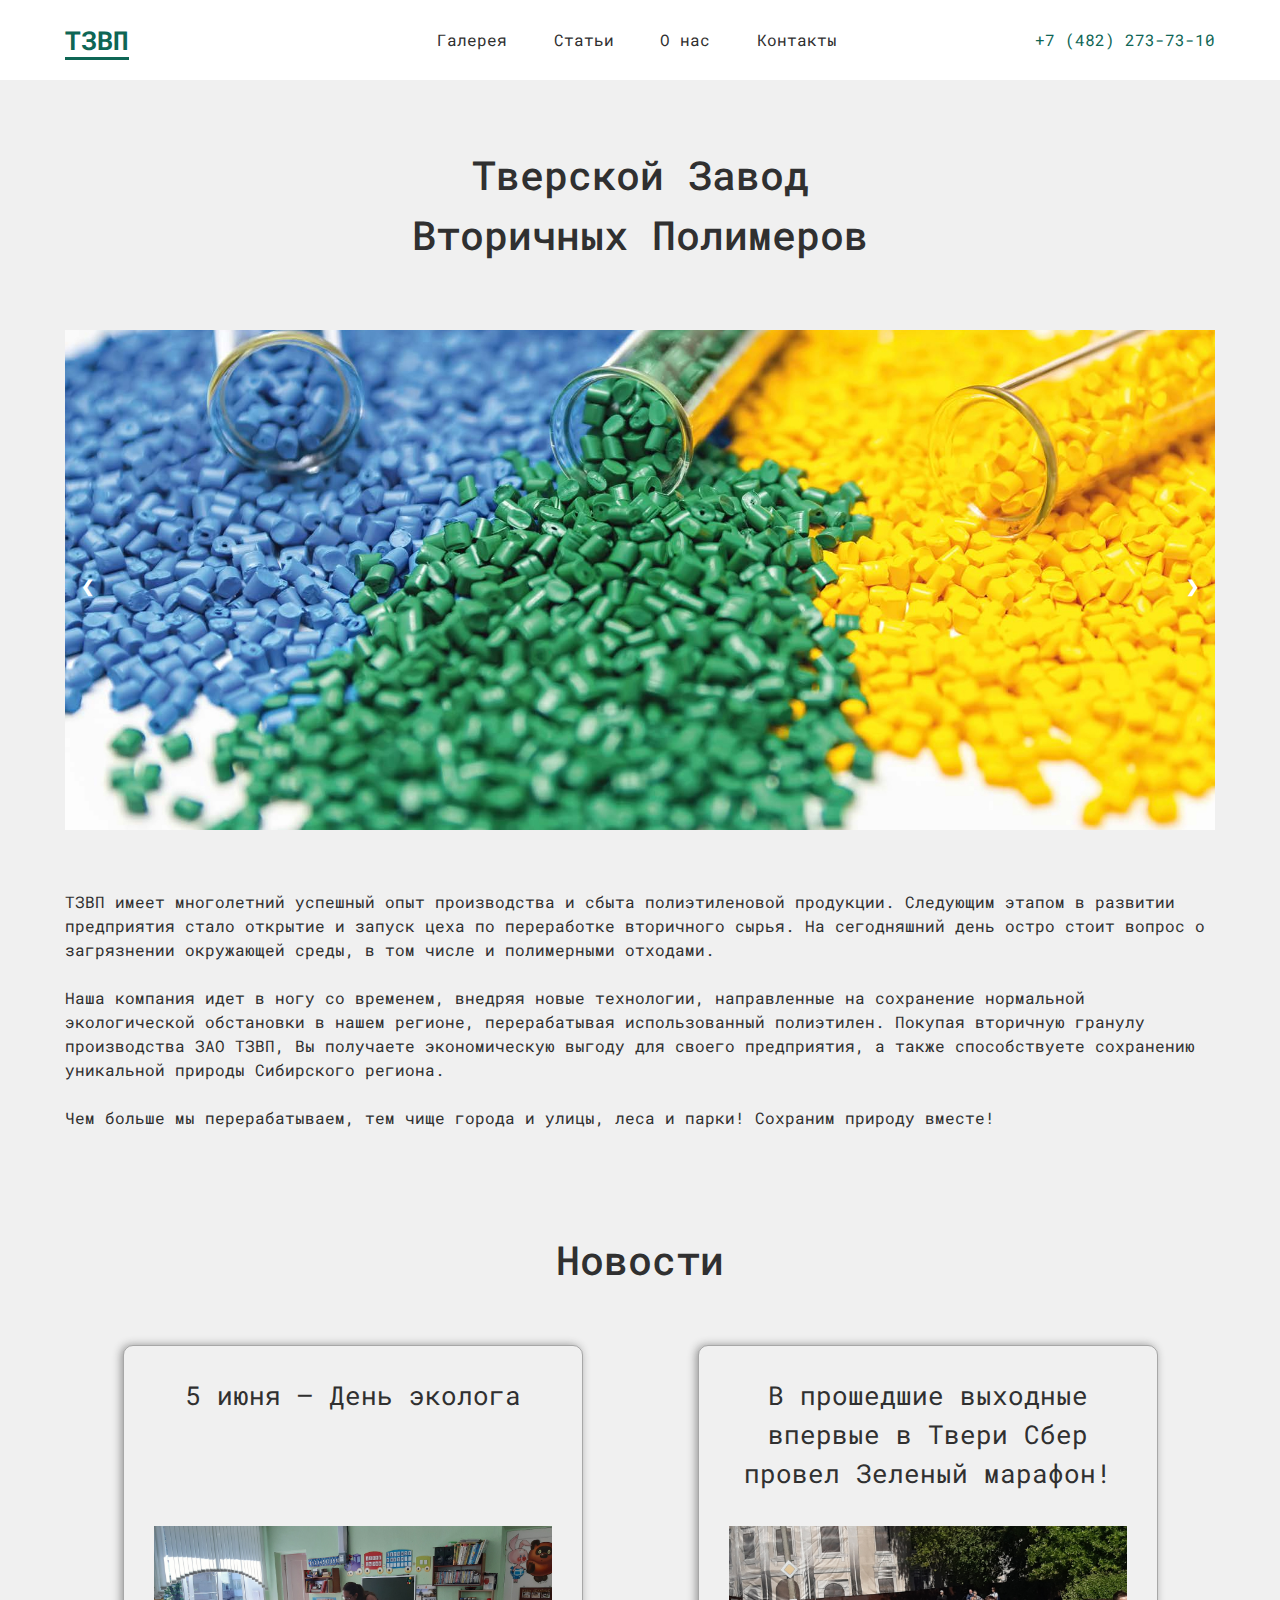
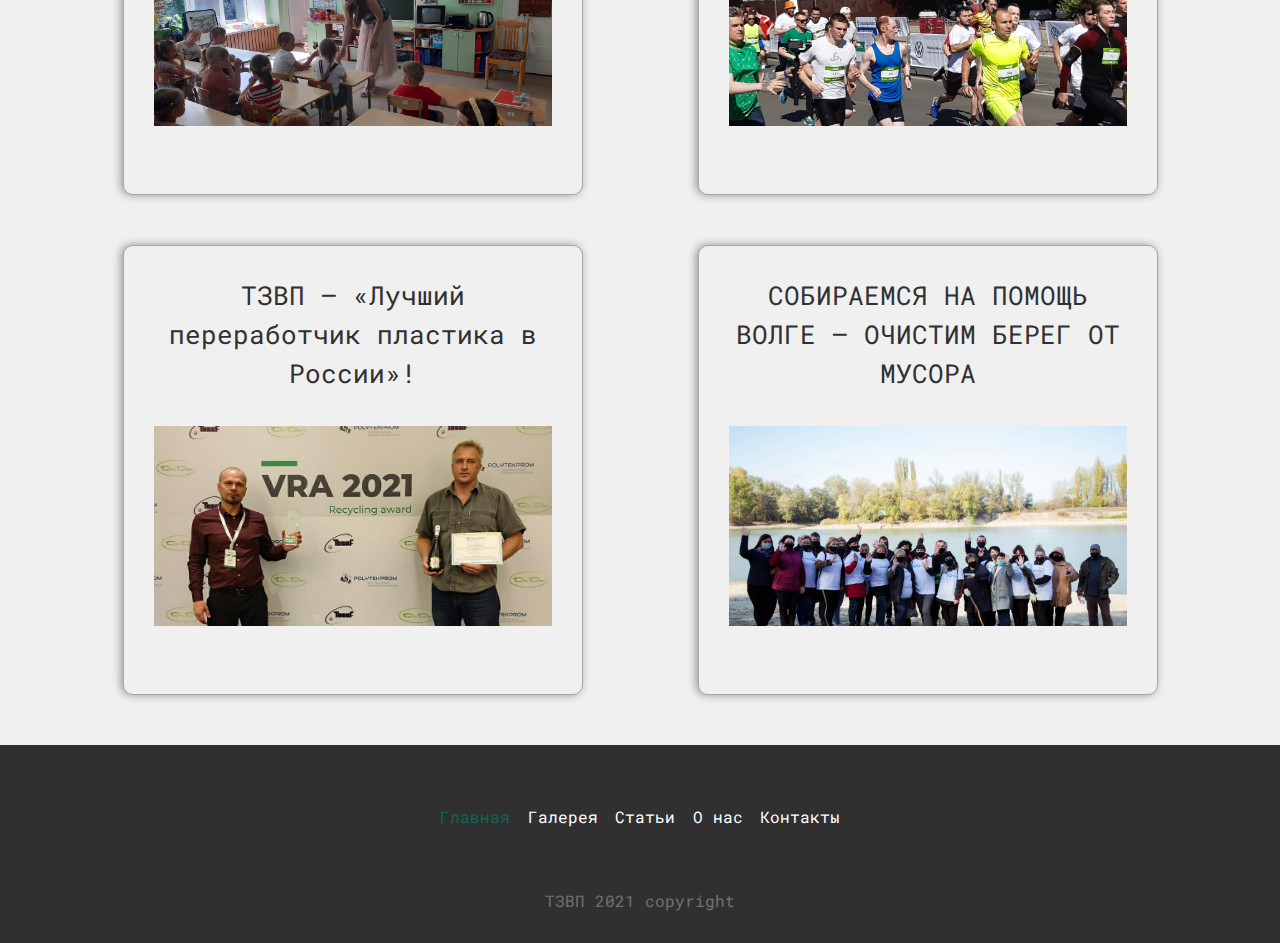
<file: index.html>
<!DOCTYPE html>
<html lang="en">
<head>
  <meta charset="UTF-8">
  <meta http-equiv="X-UA-Compatible" content="IE=edge">
  <meta name="viewport" content="width=device-width, initial-scale=1.0">
  <link rel="stylesheet" href="css/style.css">
  <title>Главная</title>
</head>
<body>
  
  <header>
    
    <nav class="navbar">
      <div class="navbar__logo">
        <a href="#" class="link_active">ТЗВП</a>
      </div>
      <div class="navbar__links">
        <a href="gallery.html">Галерея</a>
        <a href="articles.html">Статьи</a>
        <a href="about.html">О нас</a>
        <a href="contacts.html">Контакты</a>
      </div>
      <div class="navbar__tel">
        <a href="tel:+7 (482) 273-73-10">+7 (482) 273-73-10</a>
      </div>
    </nav>
    
  </header>
  
  
  <main>
    
    <section class="main__header">
      <h1>Тверской Завод Вторичных Полимеров</h1>
    </section>
    
    <section class="main__slider">
      <div class="slider">
        
        <div class="item">
          <img src="images/main-1.jpg">
        </div>
        
        <div class="item">
          <img src="images/main-0.jpg">
        </div>
        
        <div class="item">
          <img src="images/main-2.jpg">
        </div>

        <div class="item">
          <img src="images/main-3.jpg">
        </div>

        <div class="item">
          <img src="images/main-4.jpg">
        </div>
        
        <a class="previous" onclick="previousSlide()">&#10094;</a>
        <a class="next" onclick="nextSlide()">&#10095;</a>
      </div>
    </section>
    
    <article class="main__content">
      <p>ТЗВП имеет многолетний успешный опыт производства и сбыта полиэтиленовой продукции. Следующим этапом в развитии предприятия стало открытие и запуск цеха по переработке вторичного сырья. На сегодняшний день остро стоит вопрос о загрязнении окружающей среды, в том числе и полимерными отходами. 
      </p>
      <br>
      <p>Наша компания идет в ногу со временем, внедряя новые технологии, направленные на сохранение нормальной экологической обстановки в нашем регионе, перерабатывая использованный полиэтилен. Покупая вторичную гранулу производства ЗАО ТЗВП, Вы получаете экономическую выгоду для своего предприятия, а также способствуете сохранению уникальной природы Сибирского региона.
      </p>
      <br>
      <p>Чем больше мы перерабатываем, тем чище города и улицы, леса и парки! Сохраним природу вместе!</p>
    </article>

    <h2 class="title">Новости</h2>

    <section class="main__news" id="news-container">
      
    </section>

    <section class="modals" id="modal-container">

    </section>
    
  </main>
  
  <footer>
    
    <div class="footer__links">
      <a href="#" class="link_active">Главная</a>
      <a href="gallery.html">Галерея</a>
      <a href="articles.html">Статьи</a>
      <a href="about.html">О нас</a>
      <a href="contacts.html">Контакты</a>
    </div>
    <div class="footer_copyright">ТЗВП 2021 copyright</div>
    
  </footer>
  
  <script src="js/index.js"></script>
</body>
</html>
</file>
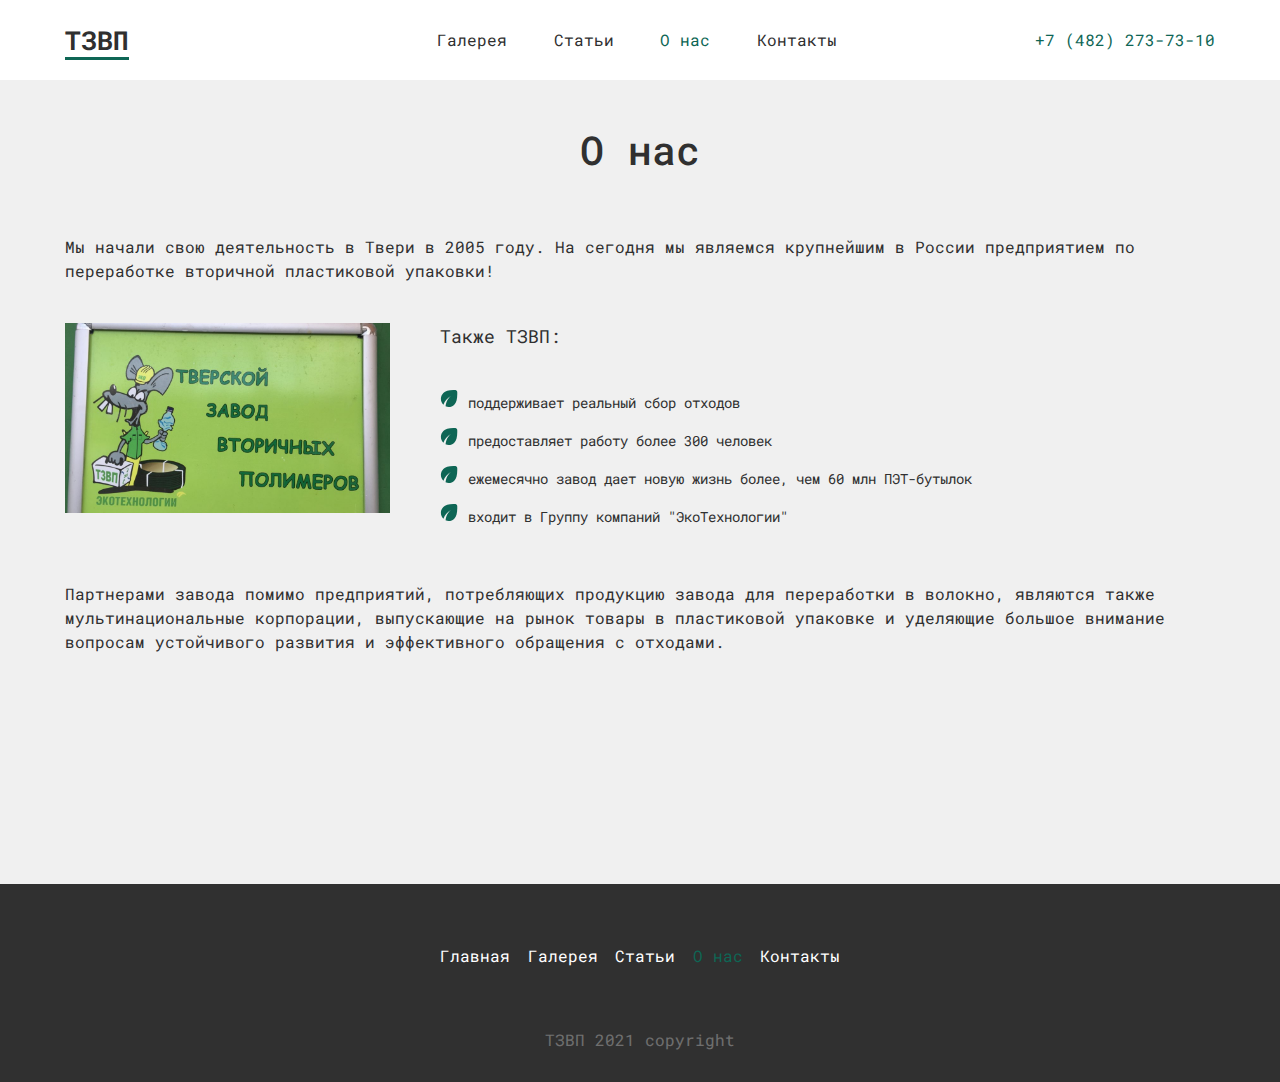
<file: about.html>
<!DOCTYPE html>
<html lang="en">
<head>
  <meta charset="UTF-8">
  <meta http-equiv="X-UA-Compatible" content="IE=edge">
  <meta name="viewport" content="width=device-width, initial-scale=1.0">
  <link rel="stylesheet" href="css/style.css">
  <title>О нас</title>
</head>
<body>
  
  <header>

    <nav class="navbar">
      <div class="navbar__logo">
        <a href="index.html">ТЗВП</a>
      </div>
      <div class="navbar__links">
        <a href="gallery.html">Галерея</a>
        <a href="articles.html">Статьи</a>
        <a href="#" class="link_active">О нас</a>
        <a href="contacts.html">Контакты</a>
      </div>
      <div class="navbar__tel">
        <a href="tel:+7 (482) 273-73-10">+7 (482) 273-73-10</a>
      </div>
    </nav>

  </header>

  <main>

    <h2 class="title">О нас</h2>

    <article class="about">
      <p>Мы начали свою деятельность в Твери в 2005 году. На сегодня мы являемся крупнейшим в России предприятием по переработке вторичной пластиковой упаковки!</p>
      <div class="about__block">
        <div class="about__img">
          <img src="images/about.jpg" alt="">
        </div>
        <ul class="about__list">Также ТЗВП:
          <li><img src="icons/leaf.svg" alt="">поддерживает реальный сбор отходов</li>
          <li><img src="icons/leaf.svg" alt="">предоставляет работу более 300 человек</li>
          <li><img src="icons/leaf.svg" alt="">ежемесячно завод дает новую жизнь более, чем 60 млн ПЭТ-бутылок</li>
          <li><img src="icons/leaf.svg" alt="">входит в Группу компаний "ЭкоТехнологии"</li>
        </ul>
      </div>
      <p>Партнерами завода помимо предприятий, потребляющих продукцию завода для переработки в волокно, являются также мультинациональные корпорации, выпускающие на рынок товары в пластиковой упаковке и уделяющие большое внимание вопросам устойчивого развития и эффективного обращения с отходами.</p>
    </article>

  </main>

  <footer>

    <div class="footer__links">
      <a href="index.html">Главная</a>
      <a href="gallery.html">Галерея</a>
      <a href="articles.html">Статьи</a>
      <a href="#" class="link_active">О нас</a>
      <a href="contacts.html">Контакты</a>
    </div>
    <div class="footer_copyright">ТЗВП 2021 copyright</div>

  </footer>

</body>
</html>
</file>
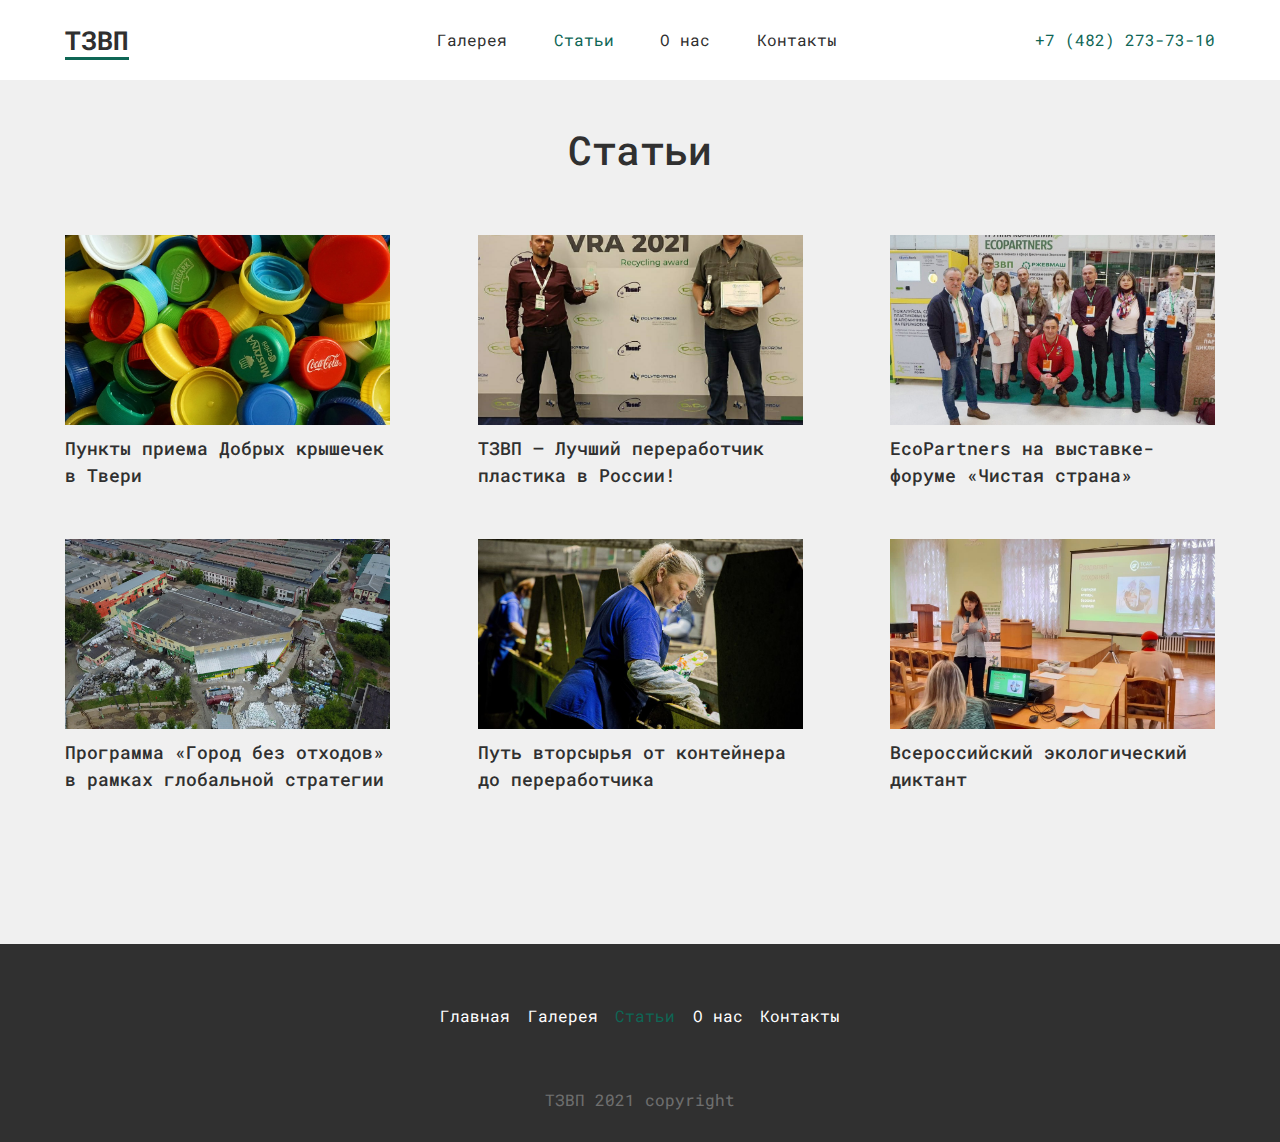
<file: articles.html>
<!DOCTYPE html>
<html lang="en">
<head>
  <meta charset="UTF-8">
  <meta http-equiv="X-UA-Compatible" content="IE=edge">
  <meta name="viewport" content="width=device-width, initial-scale=1.0">
  <link rel="stylesheet" href="css/style.css">
  <script src="js/articles.js"></script>
  <title>Статьи</title>
</head>
<body>
  
  <header>

    <nav class="navbar">
      <div class="navbar__logo">
        <a href="index.html">ТЗВП</a>
      </div>
      <div class="navbar__links">
        <a href="gallery.html">Галерея</a>
        <a href="#" class="link_active">Статьи</a>
        <a href="about.html">О нас</a>
        <a href="contacts.html">Контакты</a>
      </div>
      <div class="navbar__tel">
        <a href="tel:+7 (482) 273-73-10">+7 (482) 273-73-10</a>
      </div>
    </nav>

  </header>

  <main>
    
    <h2 class="title">Статьи</h2>

    <section class="articles" id="articles-container">

    </section>

  </main>

  <footer>

    <div class="footer__links">
      <a href="index.html">Главная</a>
      <a href="gallery.html">Галерея</a>
      <a href="#" class="link_active">Статьи</a>
      <a href="about.html">О нас</a>
      <a href="contacts.html">Контакты</a>
    </div>
    <div class="footer_copyright">ТЗВП 2021 copyright</div>

  </footer>

</body>
</html>
</file>
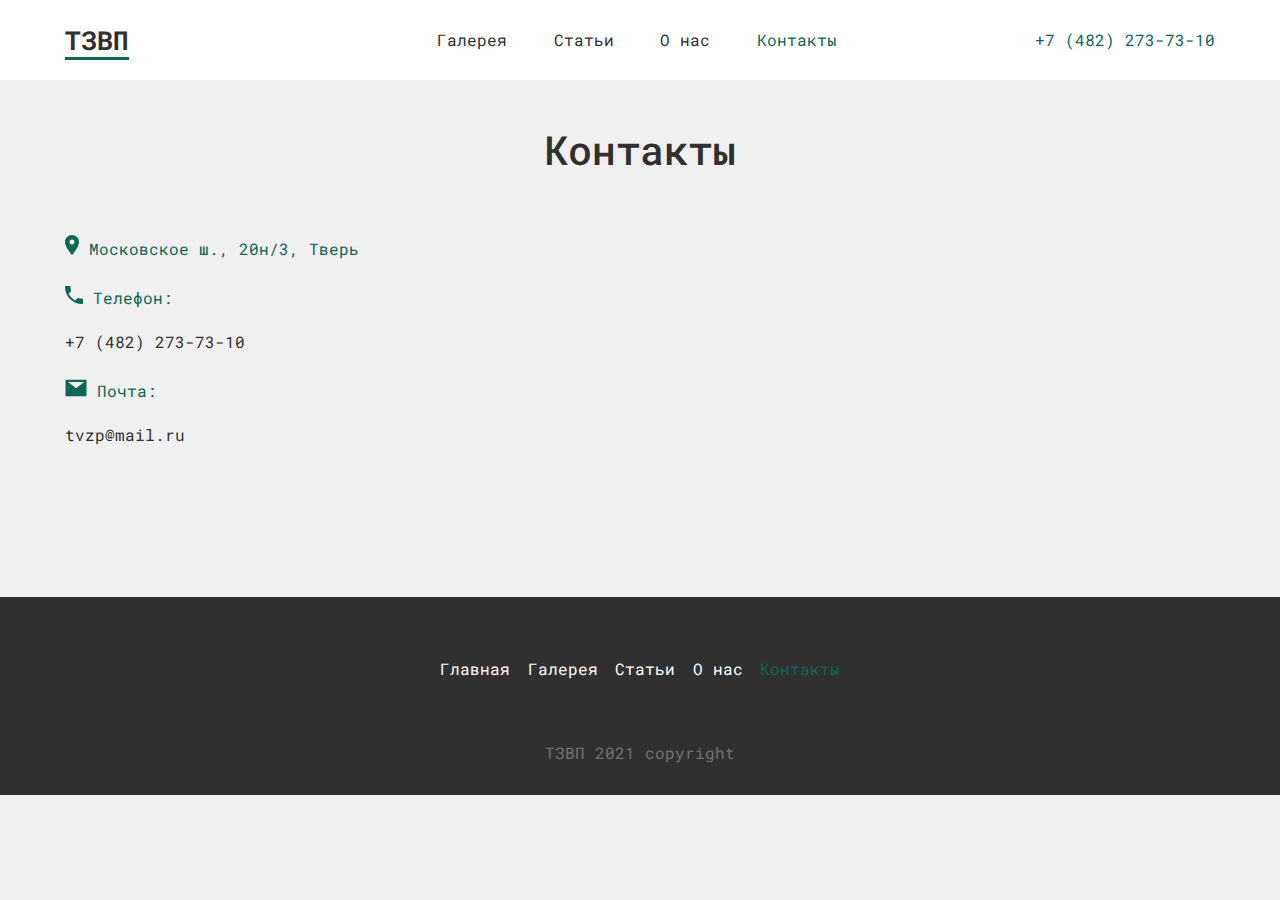
<file: contacts.html>
<!DOCTYPE html>
<html lang="en">
<head>
  <meta charset="UTF-8">
  <meta http-equiv="X-UA-Compatible" content="IE=edge">
  <meta name="viewport" content="width=device-width, initial-scale=1.0">
  <link rel="stylesheet" href="css/style.css">
  <title>Контакты</title>
</head>
<body>
  
  <header>

    <nav class="navbar">
      <div class="navbar__logo">
        <a href="index.html">ТЗВП</a>
      </div>
      <div class="navbar__links">
        <a href="gallery.html">Галерея</a>
        <a href="articles.html">Статьи</a>
        <a href="about.html">О нас</a>
        <a href="#" class="link_active">Контакты</a>
      </div>
      <div class="navbar__tel">
        <a href="tel:+7 (482) 273-73-10">+7 (482) 273-73-10</a>
      </div>
    </nav>

  </header>

  <main>

    <h2 class="title">Контакты</h2>

    <section class="contacts__map">
      <script type="text/javascript" charset="utf-8" async src="https://api-maps.yandex.ru/services/constructor/1.0/js/?um=constructor%3Ae22478dfe51b516c467a8f3ca4b88011f520af6ce023783c6bee93c5559ec5ca&amp;width=1150&amp;height=250&amp;lang=ru_RU&amp;scroll=true"></script>
    </section>

    <section class="contacts__block">
      <div class="contacts__data">
        <img src="icons/map.svg" alt="">
        <span>Московское ш., 20н/3, Тверь</span>
      </div>
      <div class="contacts__data">
        <img src="icons/tel.svg" alt="">
        <span>Телефон:</span>
        <a href="tel:+7 (482) 273-73-10">+7 (482) 273-73-10</a>
      </div>
      <div class="contacts__data">
        <img src="icons/mail.svg" alt="">
        <span>Почта:</span>
        <a href="mailto:tvzp@mail.ru">tvzp@mail.ru</a>
      </div>
    </section>

  </main>

  <footer>

    <div class="footer__links">
      <a href="index.html">Главная</a>
      <a href="gallery.html">Галерея</a>
      <a href="articles.html">Статьи</a>
      <a href="about.html">О нас</a>
      <a href="#" class="link_active">Контакты</a>
    </div>
    <div class="footer_copyright">ТЗВП 2021 copyright</div>

  </footer>

</body>
</html>
</file>
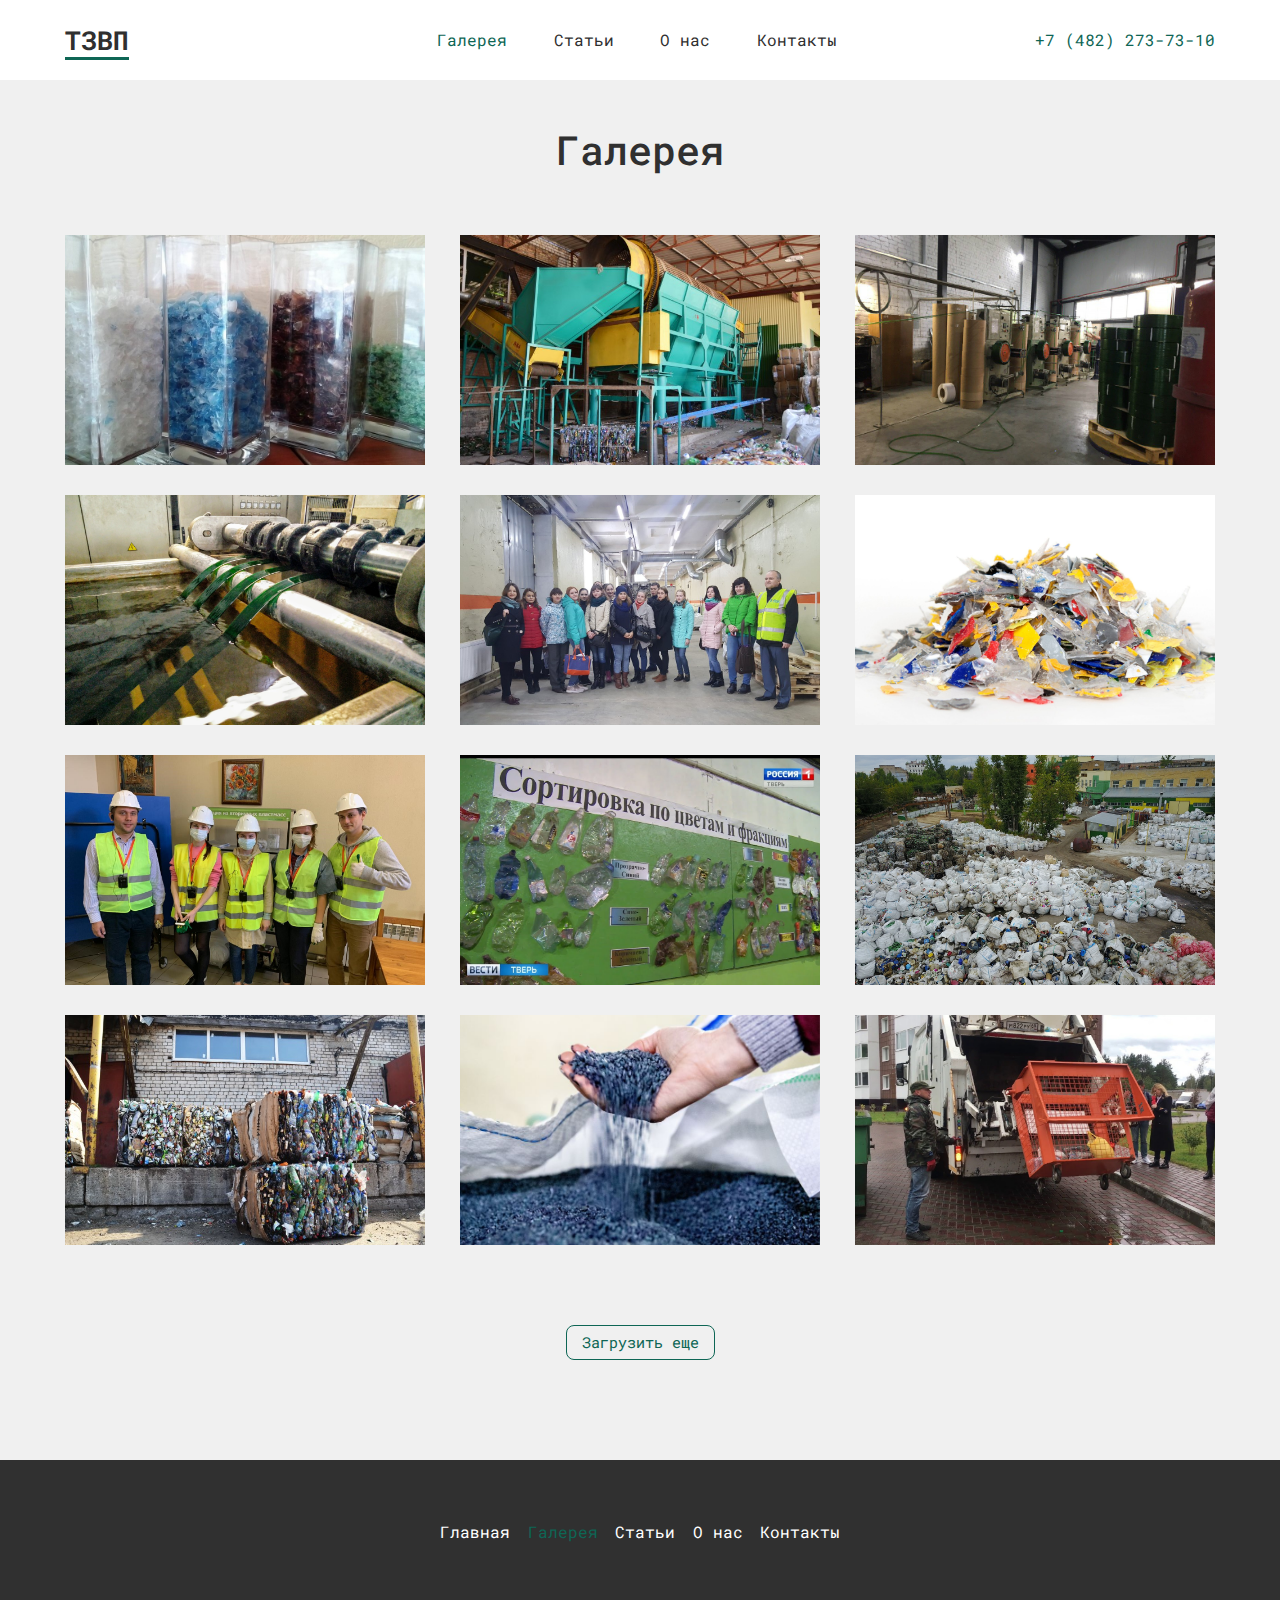
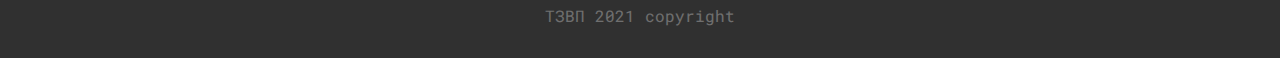
<file: gallery.html>
<!DOCTYPE html>
<html lang="en">
<head>
  <meta charset="UTF-8">
  <meta http-equiv="X-UA-Compatible" content="IE=edge">
  <meta name="viewport" content="width=device-width, initial-scale=1.0">
  <link rel="stylesheet" href="css/style.css">
  <script src="js/gallery.js"></script>
  <title>Галерея</title>
</head>
<body>
  
  <header>

    <nav class="navbar">
      <div class="navbar__logo">
        <a href="index.html">ТЗВП</a>
      </div>
      <div class="navbar__links">
        <a href="#" class="link_active">Галерея</a>
        <a href="articles.html">Статьи</a>
        <a href="about.html">О нас</a>
        <a href="contacts.html">Контакты</a>
      </div>
      <div class="navbar__tel">
        <a href="tel:+7 (482) 273-73-10">+7 (482) 273-73-10</a>
      </div>
    </nav>

  </header>

  <main>

    <h2 class="title">Галерея</h2>

    <section class="gallery">
      <div class="gallery__content" id="gallery-container">
        
      </div>

      <button class="gallery__more" id="gallery-more">Загрузить еще</button>
    </section>

  </main>

  <footer>

    <div class="footer__links">
      <a href="index.html">Главная</a>
      <a href="#" class="link_active">Галерея</a>
      <a href="articles.html">Статьи</a>
      <a href="about.html">О нас</a>
      <a href="contacts.html">Контакты</a>
    </div>
    <div class="footer_copyright">ТЗВП 2021 copyright</div>

  </footer>

</body>
</html>
</file>
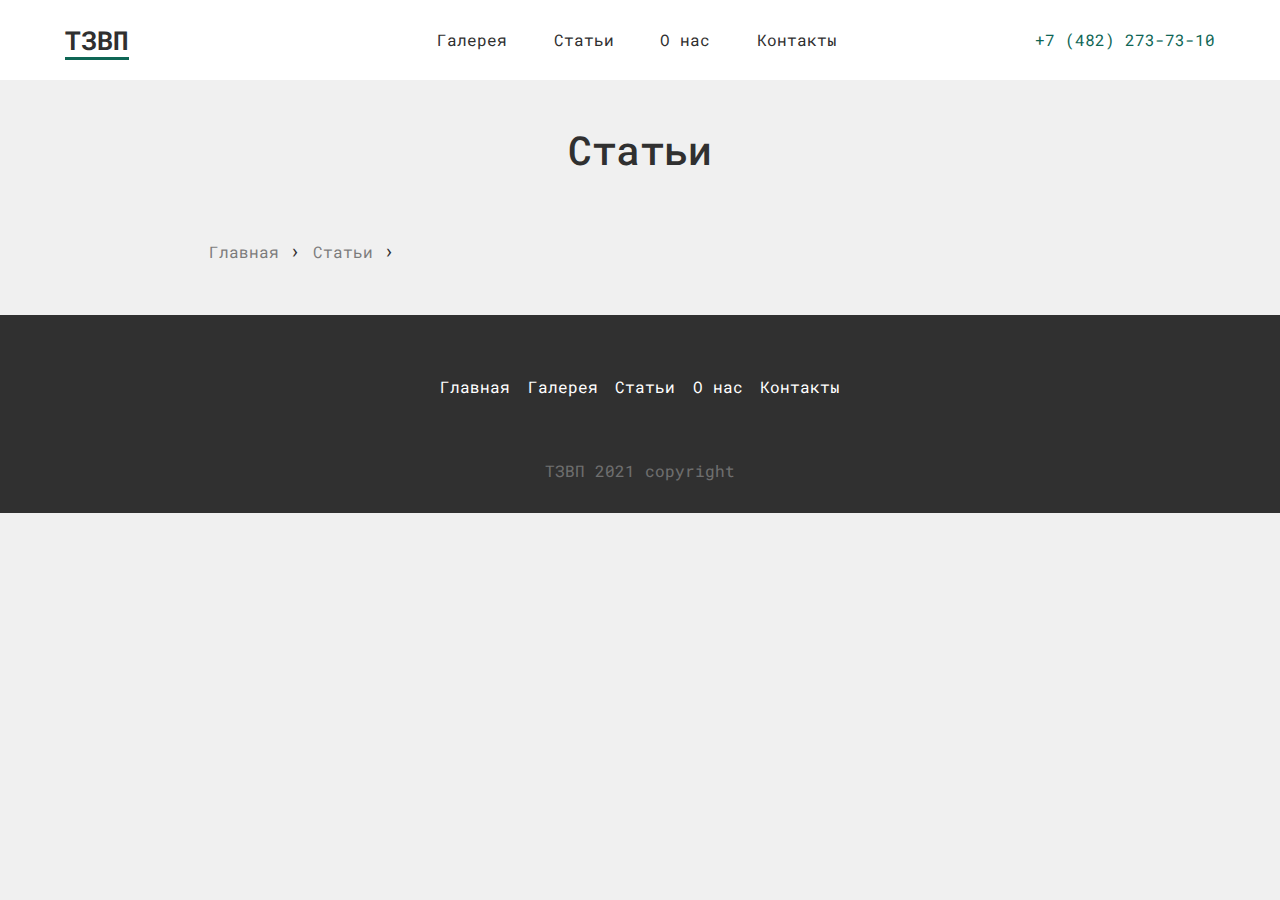
<file: articles/article.html>
<!DOCTYPE html>
<html lang="en">
<head>
  <meta charset="UTF-8">
  <meta http-equiv="X-UA-Compatible" content="IE=edge">
  <meta name="viewport" content="width=device-width, initial-scale=1.0">
  <link rel="stylesheet" href="../css/style.css">
  <title>Статьи</title>
</head>
<body>
  
  <header>

    <nav class="navbar">
      <div class="navbar__logo">
        <a href="../index.html">ТЗВП</a>
      </div>
      <div class="navbar__links">
        <a href="../gallery.html">Галерея</a>
        <a href="../articles.html">Статьи</a>
        <a href="../about.html">О нас</a>
        <a href="../contacts.html">Контакты</a>
      </div>
      <div class="navbar__tel">
        <a href="tel:+7 (482) 273-73-10">+7 (482) 273-73-10</a>
      </div>
    </nav>

  </header>

  <main>
    
    <h2 class="title">Статьи</h2>

    <section class="breadcrumbs">
      <div class="breadcrumb__item">
        <a href="../index.html">Главная</a>
      </div>

      <div class="breadcrumb__item">
        <a href="../articles.html">Статьи</a>
      </div>

      <div class="breadcrumb__item">
        <a href="#"></a>
      </div>
    </section>
    
    <section class="article__body">
      
    </section>

  </main>

  <footer>

    <div class="footer__links">
      <a href="../index.html">Главная</a>
      <a href="../gallery.html">Галерея</a>
      <a href="../articles.html">Статьи</a>
      <a href="../about.html">О нас</a>
      <a href="../contacts.html">Контакты</a>
    </div>
    <div class="footer_copyright">ТЗВП 2021 copyright</div>

  </footer>

</body>
</html>
</file>
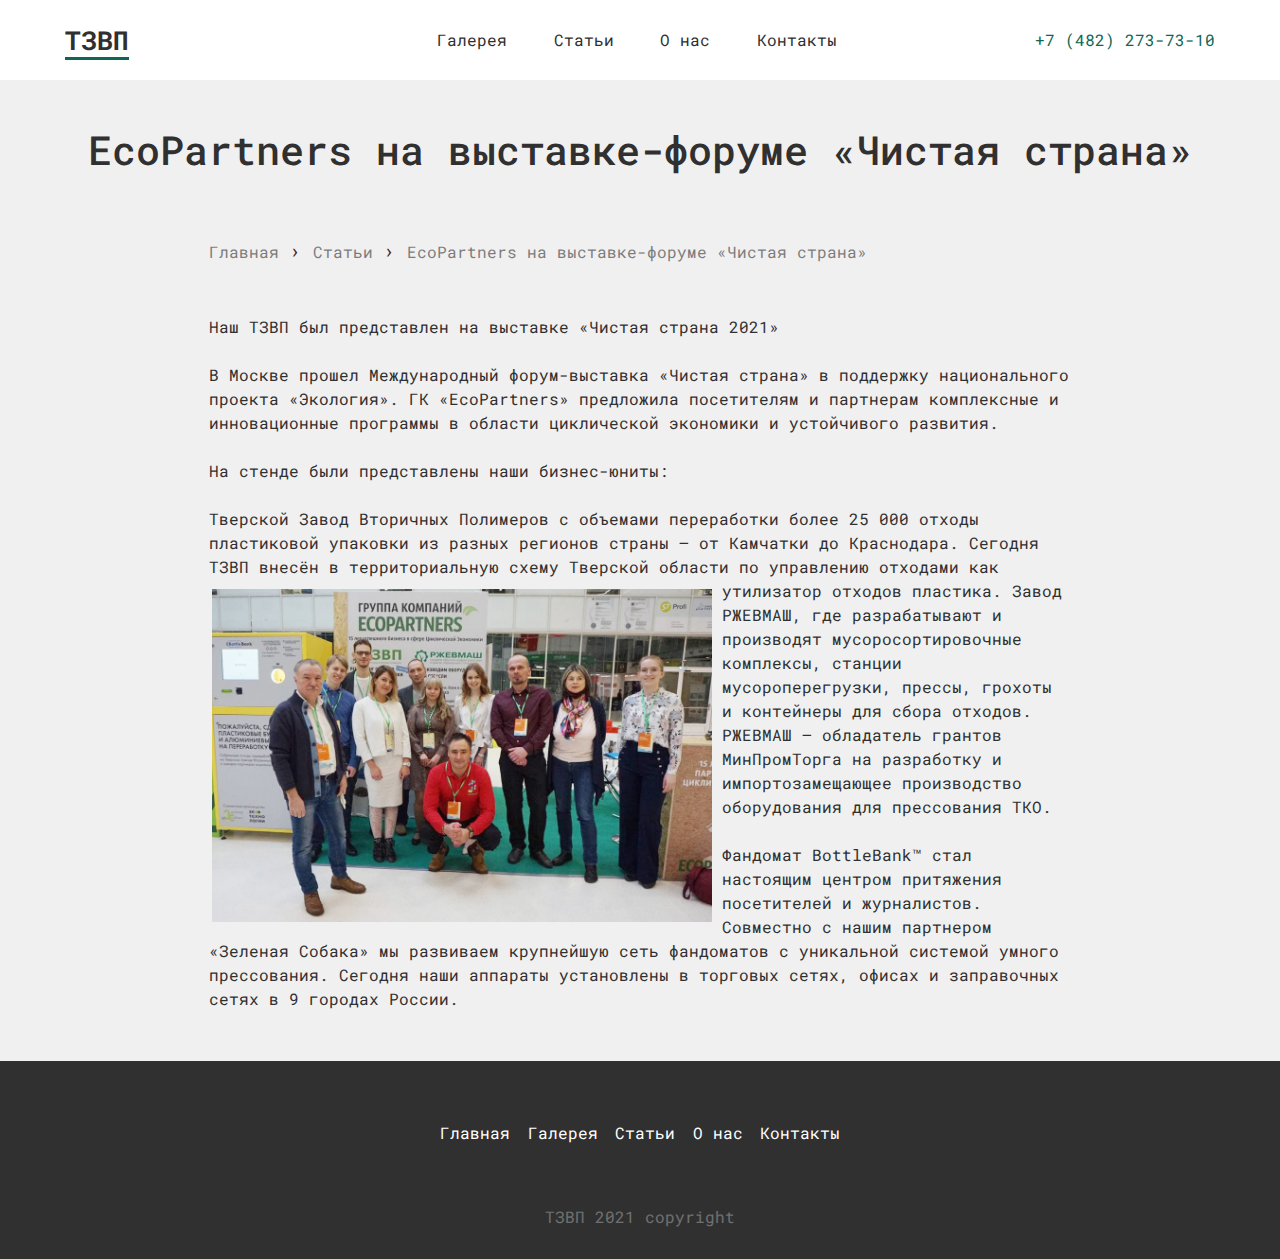
<file: articles/EcoPartners на выставке-форуме «Чистая страна» .html>
<!DOCTYPE html>
<html lang="en">
<head>
  <meta charset="UTF-8">
  <meta http-equiv="X-UA-Compatible" content="IE=edge">
  <meta name="viewport" content="width=device-width, initial-scale=1.0">
  <link rel="stylesheet" href="../css/style.css">
  <title>Статьи</title>
</head>
<body>
  
  <header>

    <nav class="navbar">
      <div class="navbar__logo">
        <a href="../index.html">ТЗВП</a>
      </div>
      <div class="navbar__links">
        <a href="../gallery.html">Галерея</a>
        <a href="../articles.html">Статьи</a>
        <a href="../about.html">О нас</a>
        <a href="../contacts.html">Контакты</a>
      </div>
      <div class="navbar__tel">
        <a href="tel:+7 (482) 273-73-10">+7 (482) 273-73-10</a>
      </div>
    </nav>

  </header>

  <main>
    
    <h2 class="title">EcoPartners на выставке-форуме «Чистая страна» </h2>

    <section class="breadcrumbs">
      <div class="breadcrumb__item">
        <a href="../index.html">Главная</a>
      </div>

      <div class="breadcrumb__item">
        <a href="../articles.html">Статьи</a>
      </div>

      <div class="breadcrumb__item">
        <a href="#">EcoPartners на выставке-форуме «Чистая страна» </a>
      </div>
    </section>
    
    <section class="article__body">
      <p>Наш ТЗВП был представлен на выставке «Чистая страна 2021»<br><br>

        В Москве прошел Международный форум-выставка «Чистая страна» в поддержку национального проекта «Экология». ГК «EcoPartners» предложила посетителям и партнерам комплексные и инновационные программы в области циклической экономики и устойчивого развития.<br><br>
        
        На стенде были представлены наши бизнес-юниты:<br><br>
        
        Тверской Завод Вторичных Полимеров с объемами переработки более 25 000 отходы пластиковой упаковки из разных регионов страны – от Камчатки до Краснодара. Сегодня ТЗВП внесён в территориальную схему Тверской области по управлению отходами как утилизатор отходов пластика.
        <img src="../images/article-2.jpg" alt="">
        
        Завод РЖЕВМАШ, где разрабатывают и производят мусоросортировочные комплексы, станции мусороперегрузки, прессы, грохоты и контейнеры для сбора отходов. РЖЕВМАШ – обладатель грантов МинПромТорга на разработку и импортозамещающее производство оборудования для прессования ТКО.<br><br>
        
        Фандомат BottleBank™ стал настоящим центром притяжения посетителей и журналистов. Совместно с нашим партнером «Зеленая Собака» мы развиваем крупнейшую сеть фандоматов с уникальной системой умного прессования. Сегодня наши аппараты установлены в торговых сетях, офисах и заправочных сетях в 9 городах России.</p>
    </section>

  </main>

  <footer>

    <div class="footer__links">
      <a href="../index.html">Главная</a>
      <a href="../gallery.html">Галерея</a>
      <a href="../articles.html">Статьи</a>
      <a href="../about.html">О нас</a>
      <a href="../contacts.html">Контакты</a>
    </div>
    <div class="footer_copyright">ТЗВП 2021 copyright</div>

  </footer>

</body>
</html>
</file>
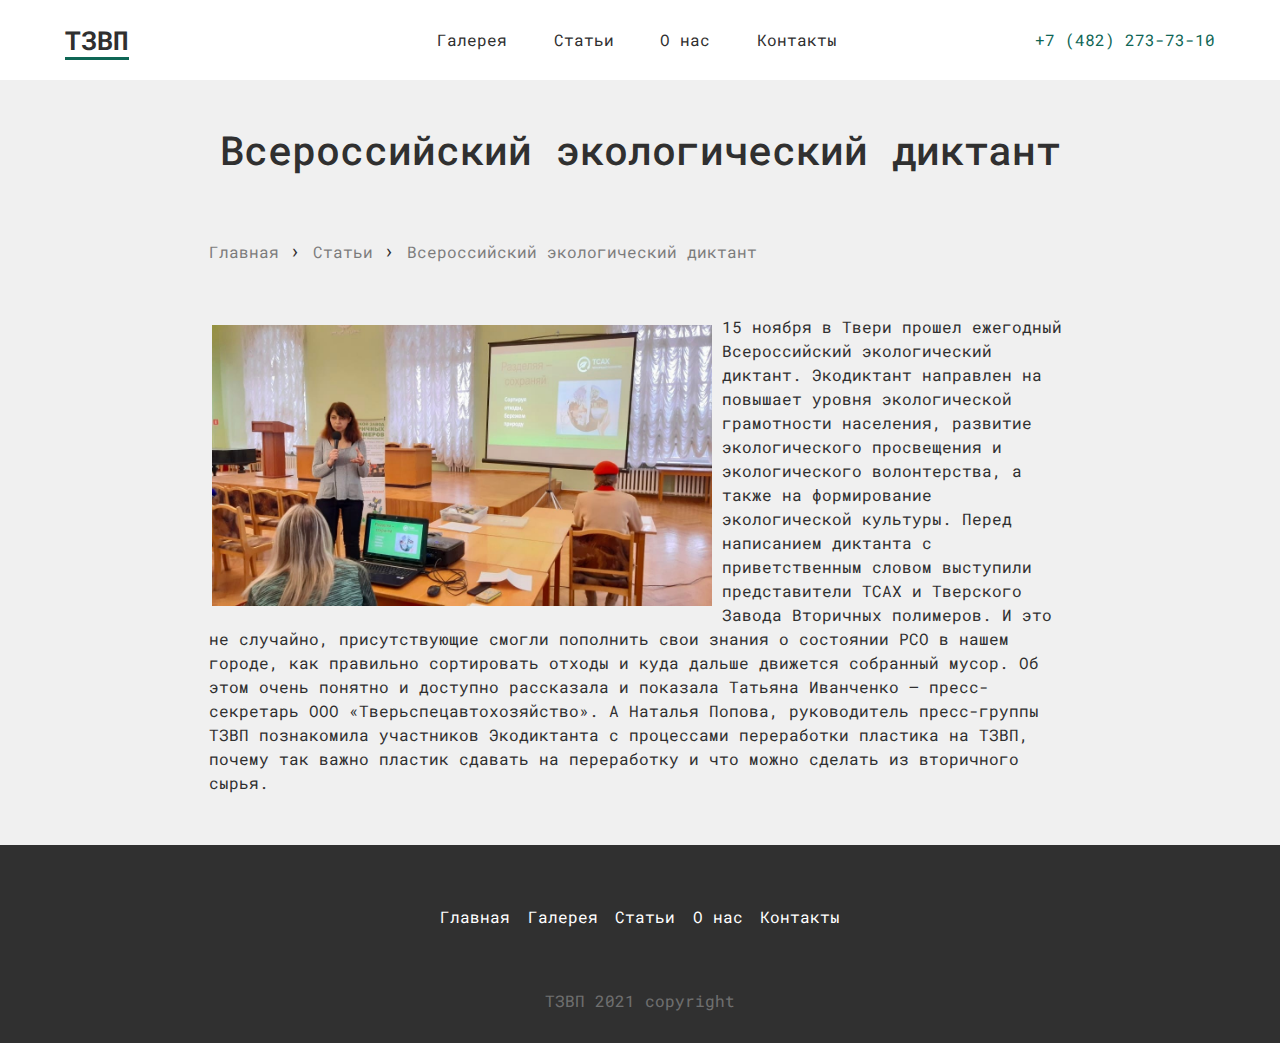
<file: articles/Всероссийский экологический диктант.html>
<!DOCTYPE html>
<html lang="en">
<head>
  <meta charset="UTF-8">
  <meta http-equiv="X-UA-Compatible" content="IE=edge">
  <meta name="viewport" content="width=device-width, initial-scale=1.0">
  <link rel="stylesheet" href="../css/style.css">
  <title>Статьи</title>
</head>
<body>
  
  <header>

    <nav class="navbar">
      <div class="navbar__logo">
        <a href="../index.html">ТЗВП</a>
      </div>
      <div class="navbar__links">
        <a href="../gallery.html">Галерея</a>
        <a href="../articles.html">Статьи</a>
        <a href="../about.html">О нас</a>
        <a href="../contacts.html">Контакты</a>
      </div>
      <div class="navbar__tel">
        <a href="tel:+7 (482) 273-73-10">+7 (482) 273-73-10</a>
      </div>
    </nav>

  </header>

  <main>
    
    <h2 class="title">Всероссийский экологический диктант</h2>

    <section class="breadcrumbs">
      <div class="breadcrumb__item">
        <a href="../index.html">Главная</a>
      </div>

      <div class="breadcrumb__item">
        <a href="../articles.html">Статьи</a>
      </div>

      <div class="breadcrumb__item">
        <a href="#">Всероссийский экологический диктант</a>
      </div>
    </section>
    
    <section class="article__body">
      <p><img src="../images/article-5.jpg" alt=""> 15 ноября в Твери прошел ежегодный Всероссийский экологический диктант. Экодиктант направлен на повышает уровня экологической грамотности населения, развитие экологического просвещения и экологического волонтерства, а также на формирование экологической культуры. Перед написанием диктанта с приветственным словом выступили представители ТСАХ и Тверского Завода Вторичных полимеров. И это не случайно, присутствующие смогли пополнить свои знания о состоянии РСО в нашем городе, как правильно сортировать отходы и куда дальше движется собранный мусор. Об этом очень понятно и доступно рассказала и показала Татьяна Иванченко – пресс-секретарь ООО «Тверьспецавтохозяйство». А Наталья Попова, руководитель пресс-группы ТЗВП познакомила участников Экодиктанта с процессами переработки пластика на ТЗВП, почему так важно пластик сдавать на переработку и что можно сделать из вторичного сырья.
      </p>
    </section>

  </main>

  <footer>

    <div class="footer__links">
      <a href="../index.html">Главная</a>
      <a href="../gallery.html">Галерея</a>
      <a href="../articles.html">Статьи</a>
      <a href="../about.html">О нас</a>
      <a href="../contacts.html">Контакты</a>
    </div>
    <div class="footer_copyright">ТЗВП 2021 copyright</div>

  </footer>

</body>
</html>
</file>
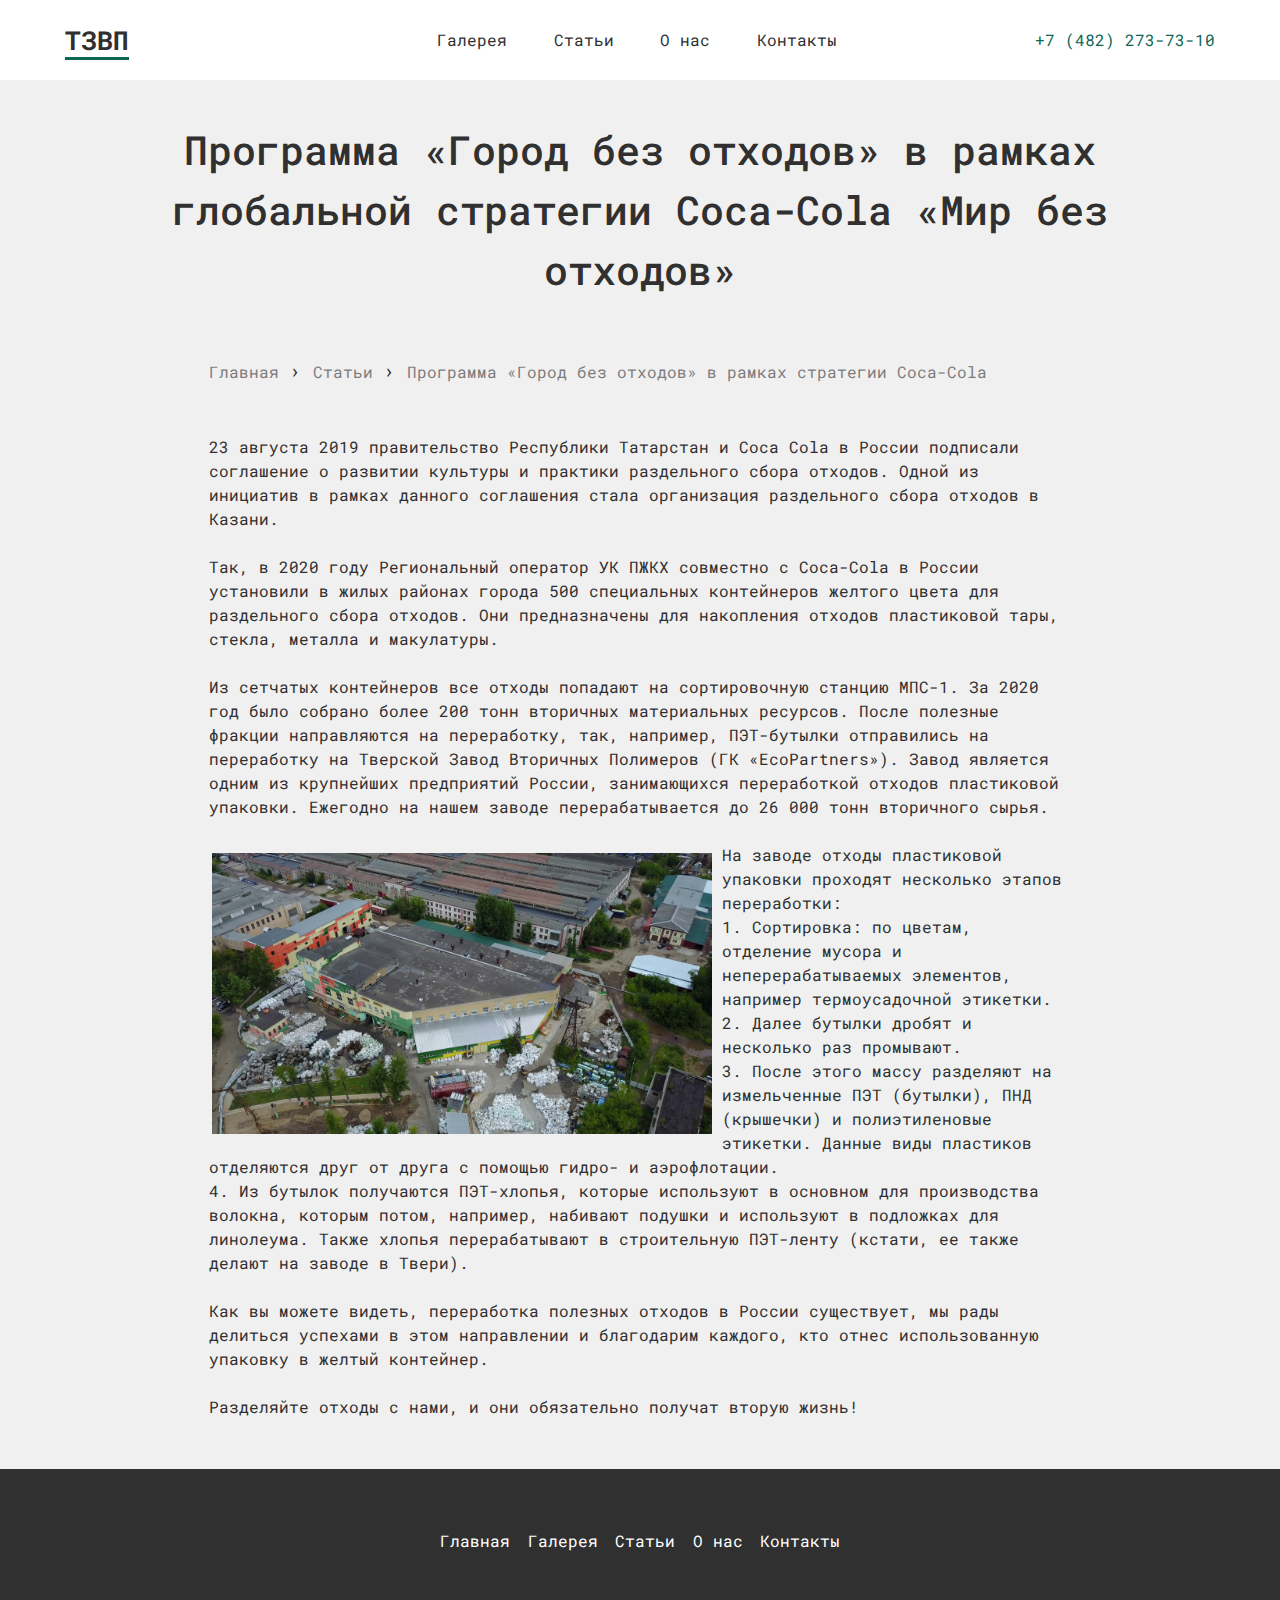
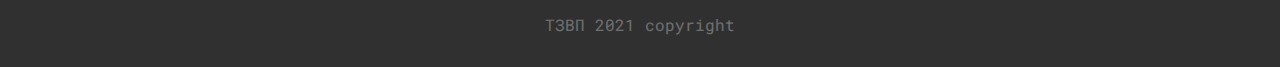
<file: articles/Программа «Город без отходов» в рамках глобальной стратегии Coca-Cola «Мир без отходов» .html>
<!DOCTYPE html>
<html lang="en">
<head>
  <meta charset="UTF-8">
  <meta http-equiv="X-UA-Compatible" content="IE=edge">
  <meta name="viewport" content="width=device-width, initial-scale=1.0">
  <link rel="stylesheet" href="../css/style.css">
  <title>Статьи</title>
</head>
<body>
  
  <header>

    <nav class="navbar">
      <div class="navbar__logo">
        <a href="../index.html">ТЗВП</a>
      </div>
      <div class="navbar__links">
        <a href="../gallery.html">Галерея</a>
        <a href="../articles.html">Статьи</a>
        <a href="../about.html">О нас</a>
        <a href="../contacts.html">Контакты</a>
      </div>
      <div class="navbar__tel">
        <a href="tel:+7 (482) 273-73-10">+7 (482) 273-73-10</a>
      </div>
    </nav>

  </header>

  <main>
    
    <h2 class="title">Программа «Город без отходов» в рамках глобальной стратегии Coca-Cola «Мир без отходов» </h2>

    <section class="breadcrumbs">
      <div class="breadcrumb__item">
        <a href="../index.html">Главная</a>
      </div>

      <div class="breadcrumb__item">
        <a href="../articles.html">Статьи</a>
      </div>

      <div class="breadcrumb__item">
        <a href="#">Программа «Город без отходов» в рамках стратегии Coca-Cola</a>
      </div>
    </section>
    <section class="article__body">
      <p>23 августа 2019 правительство Республики Татарстан и Coca Cola в России подписали соглашение о развитии культуры и практики раздельного сбора отходов. Одной из инициатив в рамках данного соглашения стала организация раздельного сбора отходов в Казани.<br><br>
        Так, в 2020 году Региональный оператор УК ПЖКХ совместно с Coca-Cola в России установили в жилых районах города 500 специальных контейнеров желтого цвета для раздельного сбора отходов. Они предназначены для накопления отходов пластиковой тары, стекла, металла и макулатуры.<br><br>
        Из сетчатых контейнеров все отходы попадают на сортировочную станцию МПС-1. За 2020 год было собрано более 200 тонн вторичных материальных ресурсов. После полезные фракции направляются на переработку, так, например, ПЭТ-бутылки отправились на переработку на Тверской Завод Вторичных Полимеров (ГК «EcoPartners»). Завод является одним из крупнейших предприятий России, занимающихся переработкой отходов пластиковой упаковки. Ежегодно на нашем заводе перерабатывается до 26 000 тонн вторичного сырья.<br><br>
        <img src="../images/article-3.jpg" alt="">
        На заводе отходы пластиковой упаковки проходят несколько этапов переработки:<br>
        1. Сортировка: по цветам, отделение мусора и неперерабатываемых элементов, например термоусадочной этикетки.<br>
        2. Далее бутылки дробят и несколько раз промывают.<br>
        3. После этого массу разделяют на измельченные ПЭТ (бутылки), ПНД (крышечки) и полиэтиленовые этикетки. Данные виды пластиков отделяются друг от друга с помощью гидро- и аэрофлотации.<br>
        4. Из бутылок получаются ПЭТ-хлопья, которые используют в основном для производства волокна, которым потом, например, набивают подушки и используют в подложках для линолеума. Также хлопья перерабатывают в строительную ПЭТ-ленту (кстати, ее также делают на заводе в Твери).<br><br>
        Как вы можете видеть, переработка полезных отходов в России существует, мы рады делиться успехами в этом направлении и благодарим каждого, кто отнес использованную упаковку в желтый контейнер.<br><br>
        Разделяйте отходы с нами, и они обязательно получат вторую жизнь!</p>
    </section>

  </main>

  <footer>

    <div class="footer__links">
      <a href="../index.html">Главная</a>
      <a href="../gallery.html">Галерея</a>
      <a href="../articles.html">Статьи</a>
      <a href="../about.html">О нас</a>
      <a href="../contacts.html">Контакты</a>
    </div>
    <div class="footer_copyright">ТЗВП 2021 copyright</div>

  </footer>

</body>
</html>
</file>
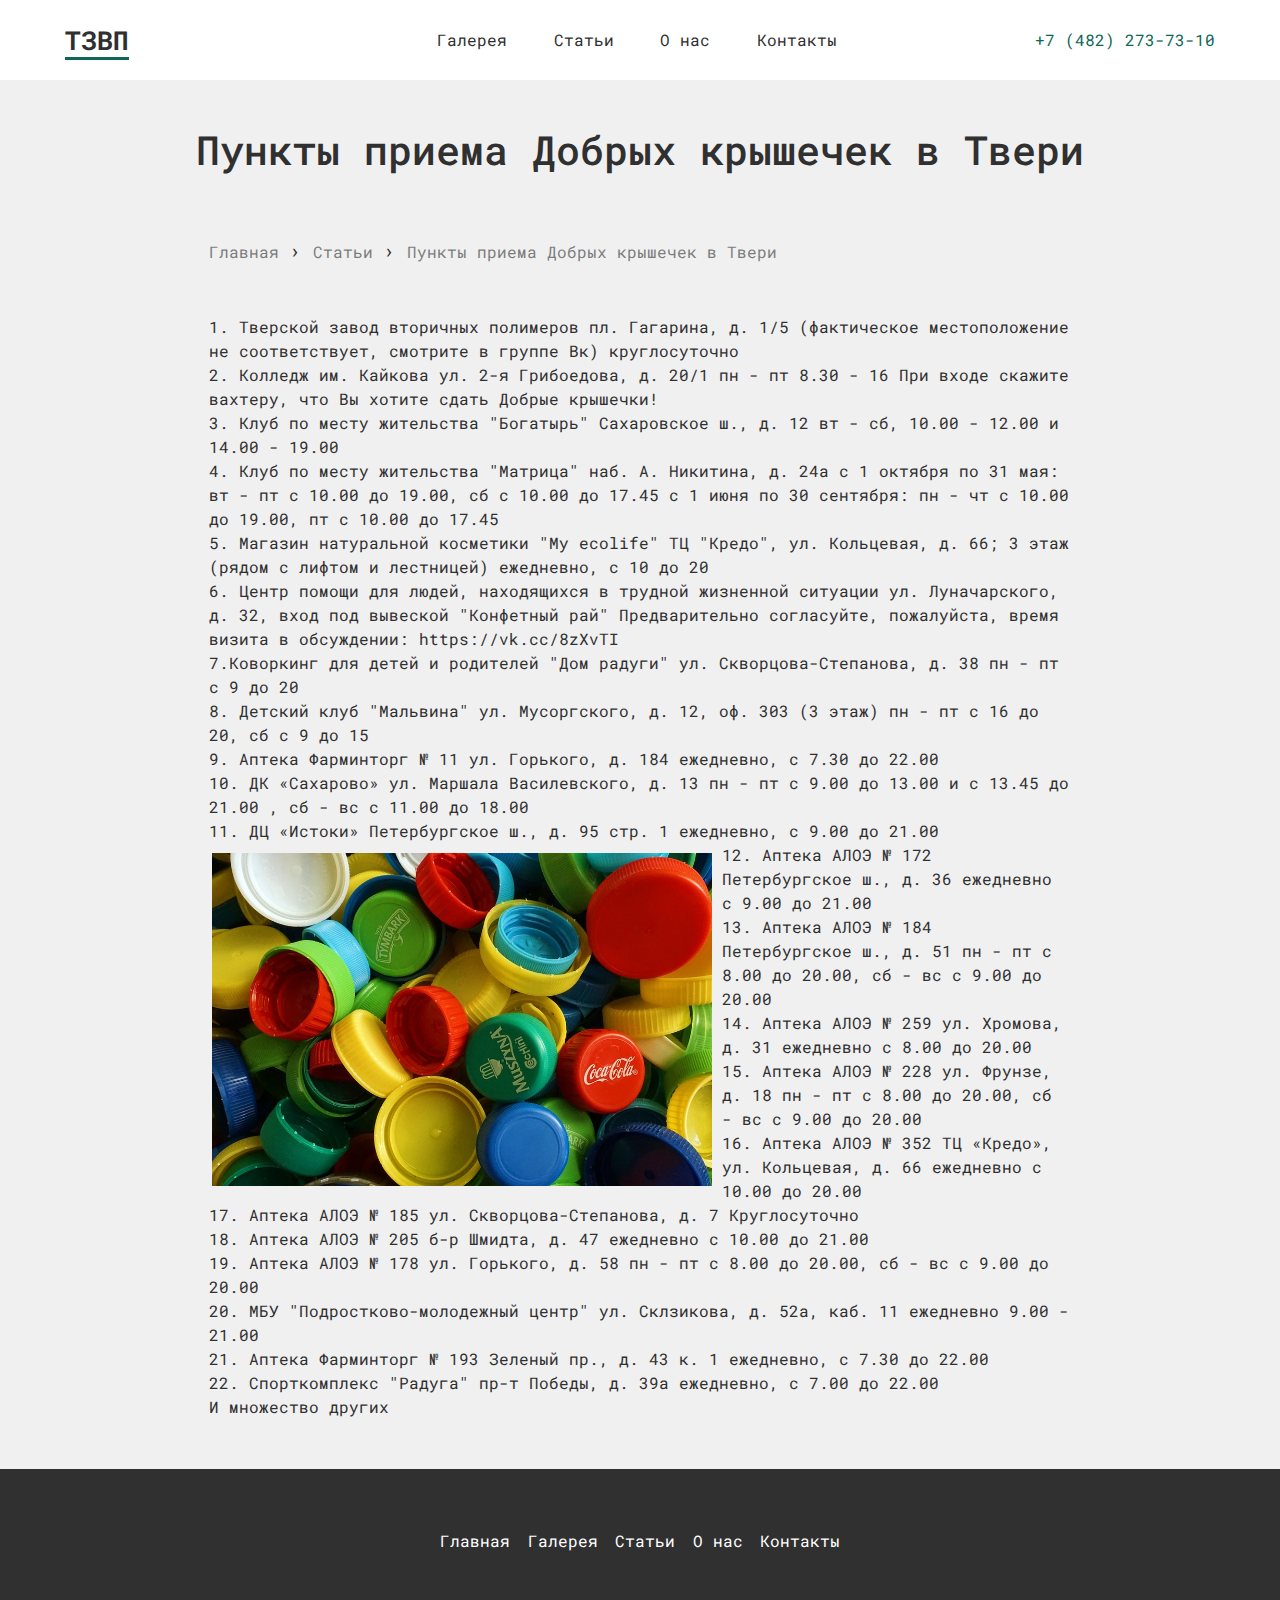
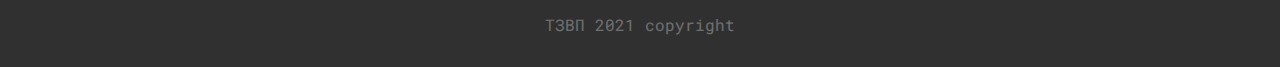
<file: articles/Пункты приема Добрых крышечек в Твери.html>
<!DOCTYPE html>
<html lang="en">
<head>
  <meta charset="UTF-8">
  <meta http-equiv="X-UA-Compatible" content="IE=edge">
  <meta name="viewport" content="width=device-width, initial-scale=1.0">
  <link rel="stylesheet" href="../css/style.css">
  <title>Статьи</title>
</head>
<body>
  
  <header>

    <nav class="navbar">
      <div class="navbar__logo">
        <a href="../index.html">ТЗВП</a>
      </div>
      <div class="navbar__links">
        <a href="../gallery.html">Галерея</a>
        <a href="../articles.html">Статьи</a>
        <a href="../about.html">О нас</a>
        <a href="../contacts.html">Контакты</a>
      </div>
      <div class="navbar__tel">
        <a href="tel:+7 (482) 273-73-10">+7 (482) 273-73-10</a>
      </div>
    </nav>

  </header>

  <main>
    
    <h2 class="title">Пункты приема Добрых крышечек в Твери</h2>

    <section class="breadcrumbs">
      <div class="breadcrumb__item">
        <a href="../index.html">Главная</a>
      </div>

      <div class="breadcrumb__item">
        <a href="../articles.html">Статьи</a>
      </div>

      <div class="breadcrumb__item">
        <a href="#">Пункты приема Добрых крышечек в Твери</a>
      </div>
    </section>
    
    <section class="article__body">
      <p>1. Тверской завод вторичных полимеров пл. Гагарина, д. 1/5 (фактическое местоположение не соответствует, смотрите в группе Вк) круглосуточно </p>
      <p>2. Колледж им. Кайкова ул. 2-я Грибоедова, д. 20/1 пн - пт 8.30 - 16 При входе скажите вахтеру, что Вы хотите сдать Добрые крышечки! </p>
      <p>3. Клуб по месту жительства "Богатырь" Сахаровское ш., д. 12 вт - сб, 10.00 - 12.00 и 14.00 - 19.00 </p>
      <p>4. Клуб по месту жительства "Матрица" наб. А. Никитина, д. 24а с 1 октября по 31 мая: вт - пт с 10.00 до 19.00, сб с 10.00 до 17.45 с 1 июня по 30 сентября: пн - чт с 10.00 до 19.00, пт с 10.00 до 17.45 </p>
      <p>5. Магазин натуральной косметики "My ecolife" ТЦ "Кредо", ул. Кольцевая, д. 66; 3 этаж (рядом с лифтом и лестницей) ежедневно, с 10 до 20</p>
      <p>6. Центр помощи для людей, находящихся в трудной жизненной ситуации ул. Луначарского, д. 32, вход под вывеской "Конфетный рай" Предварительно согласуйте, пожалуйста, время визита в обсуждении: https://vk.cc/8zXvTI </p>
      <p>7.Коворкинг для детей и родителей "Дом радуги" ул. Скворцова-Степанова, д. 38 пн - пт с 9 до 20 </p>
      <p></p>
      <p>8. Детский клуб "Мальвина" ул. Мусоргского, д. 12, оф. 303 (3 этаж) пн - пт с 16 до 20, сб с 9 до 15 </p>
      <p>9. Аптека Фарминторг № 11 ул. Горького, д. 184 ежедневно, с 7.30 до 22.00 </p>
      <p>10. ДК «Сахарово» ул. Маршала Василевского, д. 13 пн - пт с 9.00 до 13.00 и с 13.45 до 21.00 , сб - вс с 11.00 до 18.00 </p>
      <p>11. ДЦ «Истоки» Петербургское ш., д. 95 стр. 1 ежедневно, с 9.00 до 21.00 </p>
      <img src="../images/article-0.jpg" alt="">
      <p>12. Аптека АЛОЭ № 172 Петербургское ш., д. 36 ежедневно с 9.00 до 21.00 </p>
      <p>13. Аптека АЛОЭ № 184 Петербургское ш., д. 51 пн - пт с 8.00 до 20.00, сб - вс с 9.00 до 20.00 </p>
      <p>14. Аптека АЛОЭ № 259 ул. Хромова, д. 31 ежедневно с 8.00 до 20.00</p>
      <p>15. Аптека АЛОЭ № 228 ул. Фрунзе, д. 18 пн - пт с 8.00 до 20.00, сб - вс с 9.00 до 20.00 </p>
      <p>16. Аптека АЛОЭ № 352 ТЦ «Кредо», ул. Кольцевая, д. 66 ежедневно с 10.00 до 20.00</p>
      <p>17. Аптека АЛОЭ № 185 ул. Скворцова-Степанова, д. 7 Круглосуточно</p>
      <p>18. Аптека АЛОЭ № 205 б-р Шмидта, д. 47 ежедневно с 10.00 до 21.00</p>
      <p>19. Аптека АЛОЭ № 178 ул. Горького, д. 58 пн - пт с 8.00 до 20.00, сб - вс с 9.00 до 20.00</p>
      <p>20. МБУ "Подростково-молодежный центр" ул. Склзикова, д. 52а, каб. 11 ежедневно 9.00 - 21.00 </p>
      <p>21. Аптека Фарминторг № 193 Зеленый пр., д. 43 к. 1 ежедневно, с 7.30 до 22.00</p>
      <p>22. Спорткомплекс "Радуга" пр-т Победы, д. 39а ежедневно, с 7.00 до 22.00</p>
      <p>И множество других</p>
    </section>

  </main>

  <footer>

    <div class="footer__links">
      <a href="../index.html">Главная</a>
      <a href="../gallery.html">Галерея</a>
      <a href="../articles.html">Статьи</a>
      <a href="../about.html">О нас</a>
      <a href="../contacts.html">Контакты</a>
    </div>
    <div class="footer_copyright">ТЗВП 2021 copyright</div>

  </footer>

</body>
</html>
</file>
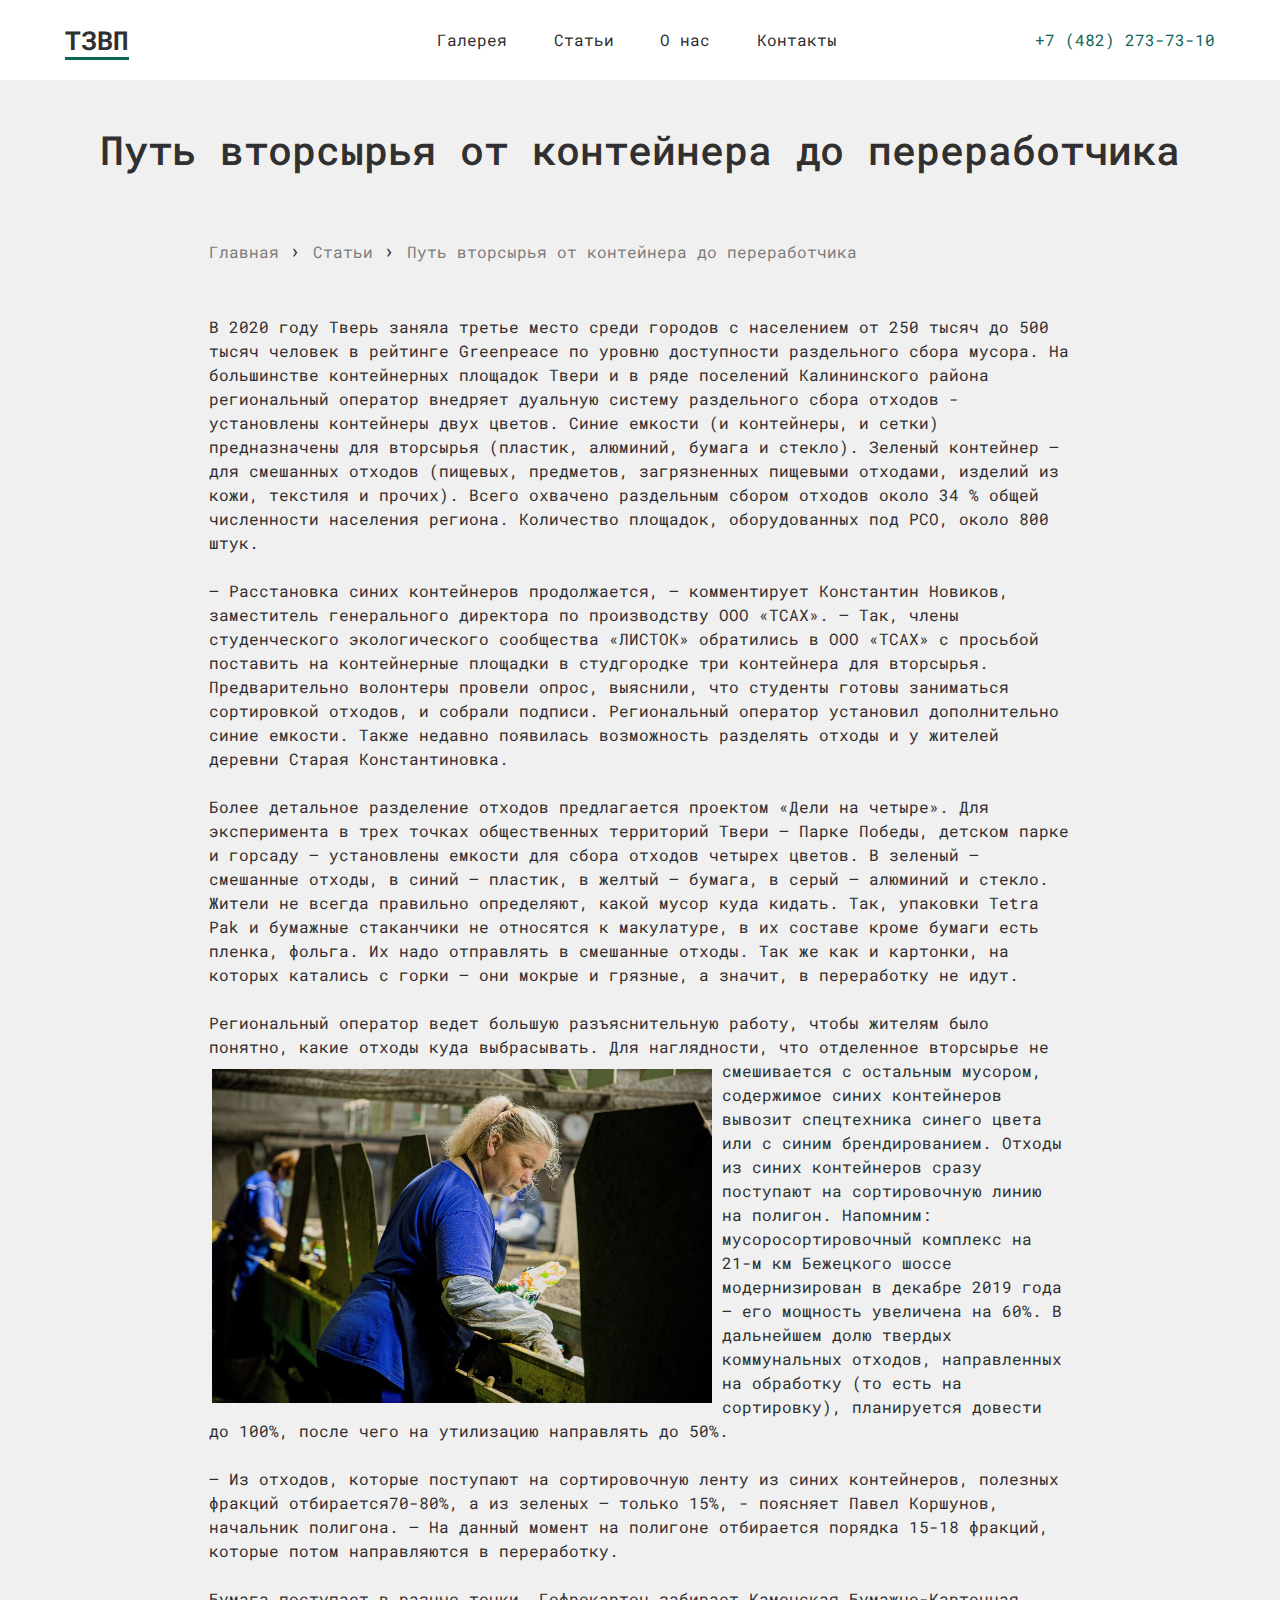
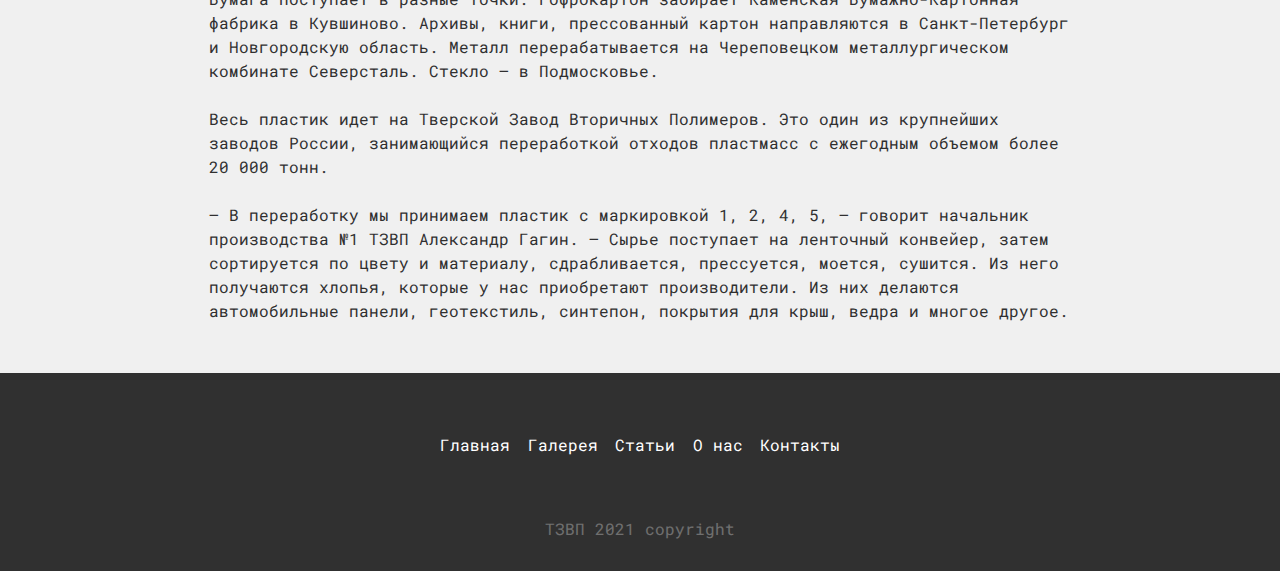
<file: articles/Путь вторсырья от контейнера до переработчика.html>
<!DOCTYPE html>
<html lang="en">
<head>
  <meta charset="UTF-8">
  <meta http-equiv="X-UA-Compatible" content="IE=edge">
  <meta name="viewport" content="width=device-width, initial-scale=1.0">
  <link rel="stylesheet" href="../css/style.css">
  <title>Статьи</title>
</head>
<body>
  
  <header>

    <nav class="navbar">
      <div class="navbar__logo">
        <a href="../index.html">ТЗВП</a>
      </div>
      <div class="navbar__links">
        <a href="../gallery.html">Галерея</a>
        <a href="../articles.html">Статьи</a>
        <a href="../about.html">О нас</a>
        <a href="../contacts.html">Контакты</a>
      </div>
      <div class="navbar__tel">
        <a href="tel:+7 (482) 273-73-10">+7 (482) 273-73-10</a>
      </div>
    </nav>

  </header>

  <main>
    
    <h2 class="title">Путь вторсырья от контейнера до переработчика</h2>

    <section class="breadcrumbs">
      <div class="breadcrumb__item">
        <a href="../index.html">Главная</a>
      </div>

      <div class="breadcrumb__item">
        <a href="../articles.html">Статьи</a>
      </div>

      <div class="breadcrumb__item">
        <a href="#">Путь вторсырья от контейнера до переработчика</a>
      </div>
    </section>
    
    <section class="article__body">
      <p>В 2020 году Тверь заняла третье место среди городов с населением от 250 тысяч до 500 тысяч человек в рейтинге Greenpeace по уровню доступности раздельного сбора мусора. На большинстве контейнерных площадок Твери и в ряде поселений Калининского района региональный оператор внедряет дуальную систему раздельного сбора отходов - установлены контейнеры двух цветов. Синие емкости (и контейнеры, и сетки) предназначены для вторсырья (пластик, алюминий, бумага и стекло). Зеленый контейнер – для смешанных отходов (пищевых, предметов, загрязненных пищевыми отходами, изделий из кожи, текстиля и прочих). Всего охвачено раздельным сбором отходов около 34 % общей численности населения региона. Количество площадок, оборудованных под РСО, около 800 штук.<br><br>
        – Расстановка синих контейнеров продолжается, – комментирует Константин Новиков, заместитель генерального директора по производству ООО «ТСАХ». – Так, члены студенческого экологического сообщества «ЛИСТОК» обратились в ООО «ТСАХ» с просьбой поставить на контейнерные площадки в студгородке три контейнера для вторсырья. Предварительно волонтеры провели опрос, выяснили, что студенты готовы заниматься сортировкой отходов, и собрали подписи. Региональный оператор установил дополнительно синие емкости. Также недавно появилась возможность разделять отходы и у жителей деревни Старая Константиновка.<br><br>
        Более детальное разделение отходов предлагается проектом «Дели на четыре». Для эксперимента в трех точках общественных территорий Твери – Парке Победы, детском парке и горсаду – установлены емкости для сбора отходов четырех цветов. В зеленый – смешанные отходы, в синий – пластик, в желтый – бумага, в серый – алюминий и стекло. Жители не всегда правильно определяют, какой мусор куда кидать. Так, упаковки Tetra Pak и бумажные стаканчики не относятся к макулатуре, в их составе кроме бумаги есть пленка, фольга. Их надо отправлять в смешанные отходы. Так же как и картонки, на которых катались с горки – они мокрые и грязные, а значит, в переработку не идут.<br><br>
        Региональный оператор ведет большую разъяснительную работу, чтобы жителям было понятно, какие отходы куда выбрасывать.
        <img src="../images/article-4.jpg" alt="">
        Для наглядности, что отделенное вторсырье не смешивается с остальным мусором, содержимое синих контейнеров вывозит спецтехника синего цвета или с синим брендированием.
        Отходы из синих контейнеров сразу поступают на сортировочную линию на полигон. Напомним: мусоросортировочный комплекс на 21-м км Бежецкого шоссе модернизирован в декабре 2019 года – его мощность увеличена на 60%. В дальнейшем долю твердых коммунальных отходов, направленных на обработку (то есть на сортировку), планируется довести до 100%, после чего на утилизацию направлять до 50%.<br><br>
        – Из отходов, которые поступают на сортировочную ленту из синих контейнеров, полезных фракций отбирается70-80%, а из зеленых – только 15%, - поясняет Павел Коршунов, начальник полигона. – На данный момент на полигоне отбирается порядка 15-18 фракций, которые потом направляются в переработку.<br><br>
        Бумага поступает в разные точки. Гофрокартон забирает Каменская Бумажно-Картонная фабрика в Кувшиново. Архивы, книги, прессованный картон направляются в Санкт-Петербург и Новгородскую область. Металл перерабатывается на Череповецком металлургическом комбинате Северсталь. Стекло – в Подмосковье.<br><br>
        Весь пластик идет на Тверской Завод Вторичных Полимеров. Это один из крупнейших заводов России, занимающийся переработкой отходов пластмасс с ежегодным объемом более 20 000 тонн.<br><br>
        – В переработку мы принимаем пластик с маркировкой 1, 2, 4, 5, – говорит начальник производства №1 ТЗВП Александр Гагин. – Сырье поступает на ленточный конвейер, затем сортируется по цвету и материалу, сдрабливается, прессуется, моется, сушится. Из него получаются хлопья, которые у нас приобретают производители. Из них делаются автомобильные панели, геотекстиль, синтепон, покрытия для крыш, ведра и многое другое.</p>
    </section>

  </main>

  <footer>

    <div class="footer__links">
      <a href="../index.html">Главная</a>
      <a href="../gallery.html">Галерея</a>
      <a href="../articles.html">Статьи</a>
      <a href="../about.html">О нас</a>
      <a href="../contacts.html">Контакты</a>
    </div>
    <div class="footer_copyright">ТЗВП 2021 copyright</div>

  </footer>

</body>
</html>
</file>
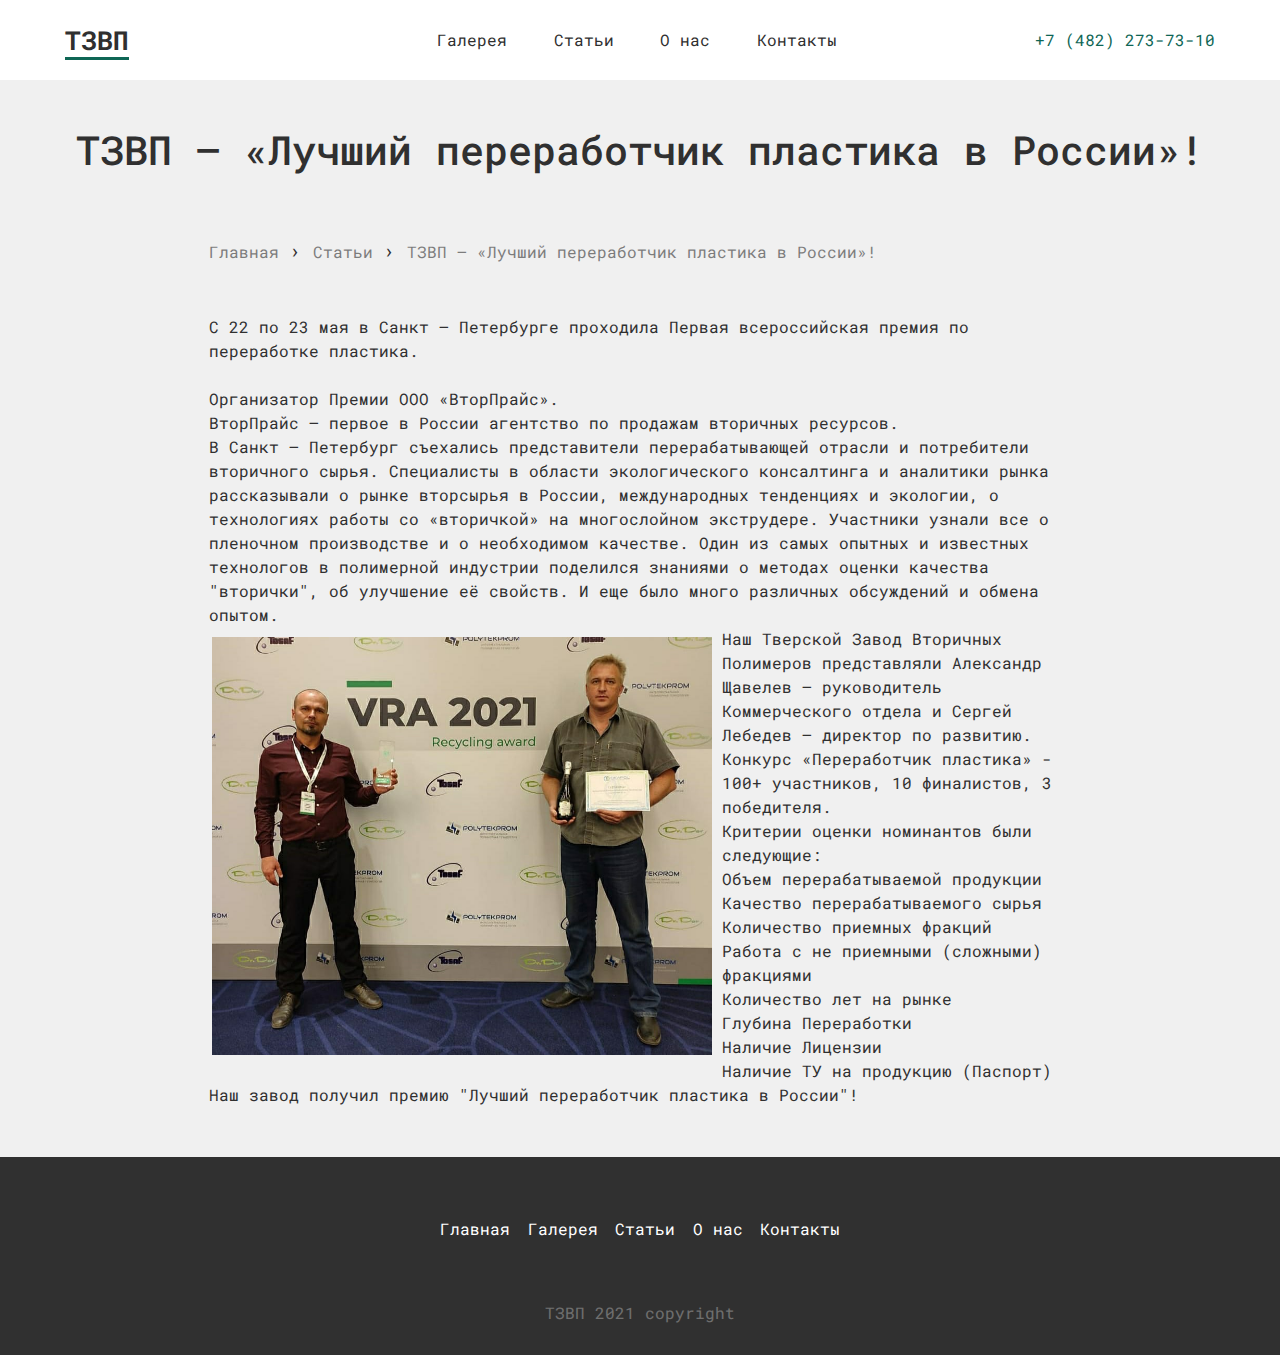
<file: articles/ТЗВП – Лучший переработчик пластика в России!.html>
<!DOCTYPE html>
<html lang="en">
<head>
  <meta charset="UTF-8">
  <meta http-equiv="X-UA-Compatible" content="IE=edge">
  <meta name="viewport" content="width=device-width, initial-scale=1.0">
  <link rel="stylesheet" href="../css/style.css">
  <title>Статьи</title>
</head>
<body>
  
  <header>

    <nav class="navbar">
      <div class="navbar__logo">
        <a href="../index.html">ТЗВП</a>
      </div>
      <div class="navbar__links">
        <a href="../gallery.html">Галерея</a>
        <a href="../articles.html">Статьи</a>
        <a href="../about.html">О нас</a>
        <a href="../contacts.html">Контакты</a>
      </div>
      <div class="navbar__tel">
        <a href="tel:+7 (482) 273-73-10">+7 (482) 273-73-10</a>
      </div>
    </nav>

  </header>

  <main>
    
    <h2 class="title">ТЗВП – «Лучший переработчик пластика в России»!</h2>

    <section class="breadcrumbs">
      <div class="breadcrumb__item">
        <a href="../index.html">Главная</a>
      </div>

      <div class="breadcrumb__item">
        <a href="../articles.html">Статьи</a>
      </div>

      <div class="breadcrumb__item">
        <a href="#">ТЗВП – «Лучший переработчик пластика в России»!</a>
      </div>
    </section>
    
    <section class="article__body">
      <p>С 22 по 23 мая в Санкт – Петербурге проходила Первая всероссийская премия по переработке пластика.</p><br>

      <p>Организатор Премии ООО «ВторПрайс».<br>
      ВторПрайс – первое в России агентство по продажам вторичных ресурсов.<br>
      В Санкт – Петербург съехались представители перерабатывающей отрасли и потребители вторичного сырья. Специалисты в области экологического консалтинга и аналитики рынка рассказывали о рынке вторсырья в России, международных тенденциях и экологии, о технологиях работы со «вторичкой» на многослойном экструдере. Участники узнали все о пленочном производстве и о необходимом качестве. Один из самых опытных и известных технологов в полимерной индустрии поделился знаниями о методах оценки качества "вторички", об улучшение её свойств. И еще было много различных обсуждений и обмена опытом.<br>
      <img src="../images/article-1.jpg" alt="">
      Наш Тверской Завод Вторичных Полимеров представляли Александр Щавелев – руководитель Коммерческого отдела и Сергей Лебедев – директор по развитию.<br>
      Конкурс «Переработчик пластика» - 100+ участников, 10 финалистов, 3 победителя.<br>
      Критерии оценки номинантов были следующие:<br>
      Объем перерабатываемой продукции<br>
      Качество перерабатываемого сырья<br>
      Количество приемных фракций<br>
      Работа с не приемными (сложными) фракциями<br>
      Количество лет на рынке<br>
      Глубина Переработки<br>
      Наличие Лицензии<br>
      Наличие ТУ на продукцию (Паспорт)<br>
      Наш завод получил премию "Лучший переработчик пластика в России"!<br></p>
    </section>

  </main>

  <footer>

    <div class="footer__links">
      <a href="../index.html">Главная</a>
      <a href="../gallery.html">Галерея</a>
      <a href="../articles.html">Статьи</a>
      <a href="../about.html">О нас</a>
      <a href="../contacts.html">Контакты</a>
    </div>
    <div class="footer_copyright">ТЗВП 2021 copyright</div>

  </footer>

</body>
</html>
</file>
<file: css/style.css>
@import url('https://fonts.googleapis.com/css2?family=Roboto&family=Roboto+Mono:wght@100;200;300;400;500;600;700&display=swap');
:root {
  --main-green: #0E6655;
  --sub-green: #107a65;
  --text: #303030;
  --bg-col: #f0f0f0;

}

*{
  box-sizing: border-box;
  margin: 0;
  padding: 0;
  font-family: 'Roboto Mono', monospace;
  line-height: 1.5;
}
body {
  overflow-x: hidden;
  background-color: var(--bg-col);
  color: var(--text);
}
header {
  background-color: #fff;
}

.navbar {
  display: flex;
  justify-content: space-between;
  align-items: center;
  max-width: 1150px;
  height: 80px;
  margin: auto;
}
.navbar__logo a {
  color: var(--text);
  font-weight: bold;
  text-decoration: none;
  border-bottom: var(--main-green) 3px solid;
  font-size: 26px;
}
.navbar__links {
  display: flex;
  justify-content: space-between;
  width: 400px;
  max-width: 400px;
  margin-left: 110px;
}
.navbar__links a {
  color: var(--text);
  text-decoration: none;
}
.navbar__links a:hover {
  color: var(--sub-green);
}
.navbar__tel a {
  color: var(--main-green);
  text-decoration: none;
}

footer {
  background-color: var(--text);
  display: flex;
  flex-direction: column;
}
.footer__links {
  width: 400px;
  max-width: 400px;
  display: flex;
  justify-content: space-between;
  margin: 60px auto;
}
.footer_copyright {
  display: block;
  text-align: center;
  color: white;
  opacity: 0.3;
  margin-bottom: 30px;
}
.footer__links a {
  color: white;
  text-decoration: none;
  font-weight: 400;
}
.footer__links a:hover {
  color: var(--sub-green);
}
.link_active {
  color: var(--main-green) !important;
}

main {
  max-width: 1150px;
  margin: auto;
}
.title {
  font-size: 40px;
  text-align: center;
  font-weight: 500;
  margin: 40px 0 55px 0;
}

.main__header {
  height: 250px;
  display: flex;
  justify-content: center;
  align-items: center;
  text-align: center;
}
.main__header h1 {
  max-width: 500px;
  font-weight: 500;
  font-size: 40px;
}
.main__content {
  margin: 60px auto 100px auto !important;
}

.slider{
  max-width: 100%;
  position: relative;
  margin: auto;
  height: 500px;
}
.slider .item img {
  object-fit: cover;
  width: 100%;
  height: 500px;
}
.slider .previous, .slider .next {
  cursor: pointer;
  position: absolute;
  top: 50%;
  width: auto;
  margin-top: -22px;
  padding: 16px;
  color: white;
  font-weight: bold;
  font-size: 16px;
  transition: 0.6s ease;
  border-radius: 0 3px 3px 0;
}
.slider .next {
  right: 0;
  border-radius: 3px 0 0 3px;
}
.slider .previous:hover,
.slider .next:hover {
  background-color: rgba(0, 0, 0, 0.2);
}
.slider .item {
  animation-name: fade;
  animation-duration: 2s;
  animation-timing-function: ease;
}
@keyframes fade {
  from {
    opacity: 0.3;
  }
  to {
    opacity: 1;
  }
}
.main__news {
  display: flex;
  flex-wrap: wrap;
  justify-content: space-around;
}
.news__block {
  width: 40%;
  height: 450px;
  overflow: hidden;
  border: 1px solid rgba(0, 0, 0, 0.3);
  border-radius: 10px;
  box-shadow: #303030;
  padding: 30px;
  margin-bottom: 50px;
  -webkit-box-shadow: -2px 0px 8px 0px rgba(50, 50, 50, 0.48);
  -moz-box-shadow:    -2px 0px 8px 0px rgba(50, 50, 50, 0.48);
  box-shadow:         -2px 0px 8px 0px rgba(50, 50, 50, 0.48);
}
.news__block img {
  width: 100%;
  object-fit: cover;
  object-position: top;
  max-height: 200px;
}
.news__title {
  text-align: center;
  font-size: 26px;
  margin-bottom: 30px;
  height: 120px;
  overflow: hidden;
  font-weight: normal;
  cursor: pointer;
}
.news__title:hover {
  color: var(--sub-green);
}
.modal__container {
  position: fixed;
  z-index: 10000;
  left: 0;
  top: 0;
  width: 100%;
  height: 100%;
  background: rgba(0, 0, 0, .7);
  text-align: center
}
.modal__content {
  display: flex;
  flex-direction: column;
  width: 600px;
  height: 700px;
  margin: 100px auto;
  background-color: var(--bg-col);
  overflow-y: auto;
  position: relative;
  padding: 20px;
  border-radius: 10px;
  border: 1px solid rgba(0, 0, 0, 0.5)
}
.modal__close{
  display: block;
  position: absolute;
  right: 10px;
  top: 0;
  cursor: pointer;
  font-size: 20px;
}
.modal__title {
  margin-bottom: 30px;
  font-size: 26px;
}
.modal__content p {
  text-align: left;
  margin: 30px 0;
}

.gallery {
  display: flex;
  flex-direction: column;
  justify-content: center;
}
.gallery__content {
  display: flex;
  justify-content: space-between;
  flex-wrap: wrap;
  margin: 0 auto 50px auto;
}
.gallery__block {
  max-width: 360px;
  max-height: 230px;
  overflow: hidden;
  margin-bottom: 30px;
}
.gallery__block img {
  object-fit: cover;
  width: 360px;
  height: 230px;
}
.gallery__more {
  color: var(--main-green);
  background-color: var(--bg-col);

  border: 1px solid var(--main-green);
  border-radius: 8px;
  padding: 5px 15px;

  font-size: 15px;

  margin: auto;
  margin-bottom: 100px;
}
.gallery__more:hover {
  background-color: var(--main-green);
  color: var(--bg-col);
  cursor: pointer;
  transition-duration: 0.5s;
}

.articles {
  display: flex;
  flex-wrap: wrap;
  justify-content: space-between;
  margin: 0 auto 100px auto;
}
.article__block {
  max-width: 325px;
  display: flex;
  flex-direction: column;
  margin-bottom: 50px;
  color: var(--text);
  text-decoration: none;
}
.article__img {
  max-height: 190px;
  overflow: hidden;
  margin-bottom: 10px;
}
.article__img img {
  object-fit: cover;
  width: 325px;
  height: 190px;
  object-position: center;
}
.article__title {
  font-size: 18px;
  font-weight: 500;
  max-height: 55px;
  overflow: hidden;
}
.article__body {
  margin: 50px auto;
  max-width: 75%;
}
.article__body img {
  float: left;
  margin: 10px 10px 10px 3px;
  max-width: 500px;
}
.breadcrumbs {
  display: flex;
  margin: 50px auto;
  max-width: 75%;
}
.breadcrumb__item a{
  color: var(--text);
  text-decoration: none;
  font-style: 10px;
  opacity: 0.6;
}
.breadcrumb__item:nth-child(-n+2):after {
  content: '\203A \00A0';
  font-size: 20px;
}
.breadcrumb__item:nth-child(3):after {
  content: '\00A0';
  font-size: 20px;
}


.about {
  margin-bottom: 230px;
}
.about__block {
  display: flex;
  margin: 40px 0;
}
.about__img {
  max-width: 325px;
  max-height: 190px;
  overflow: hidden;
  margin-right: 50px;
}
.about__img img {
  object-fit: cover;
  width: 325px;
  height: 190px;
}
.about__list {
  list-style-type: none;
  font-size: 18px;
}
.about__list li:nth-child(1) {
  margin-top: 40px;
}
.about__list li {
  margin-bottom: 15px;
  font-size: 14px;
}
.about__list img {
  margin-right: 10px;
}

.contacts__block {
  margin: 40px 0 150px 0;
}
.contacts__data {
  margin-bottom: 25px;
}
.contacts__data span{
  color: var(--main-green);
}
.contacts__data a {
  display: block;
  color: var(--text);
  text-decoration: none;
  margin: 20px 0;
}
</file>
